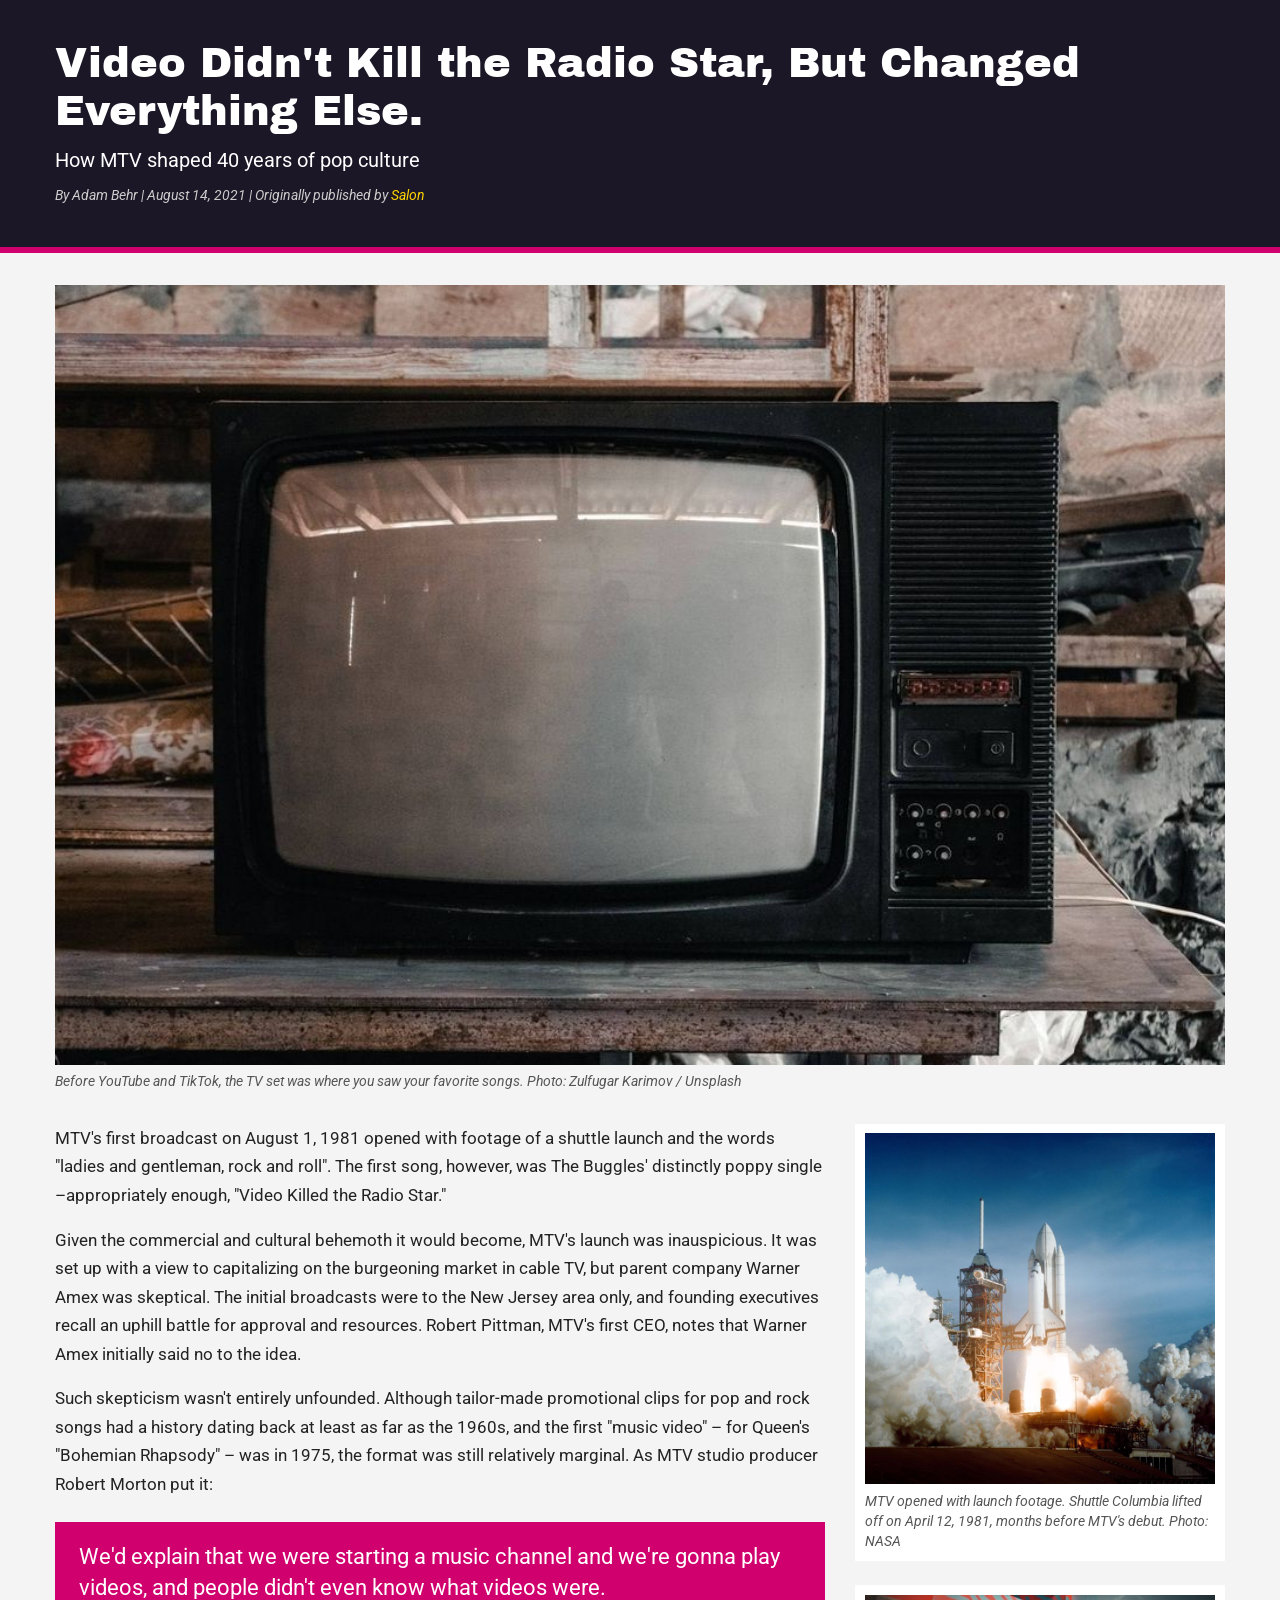
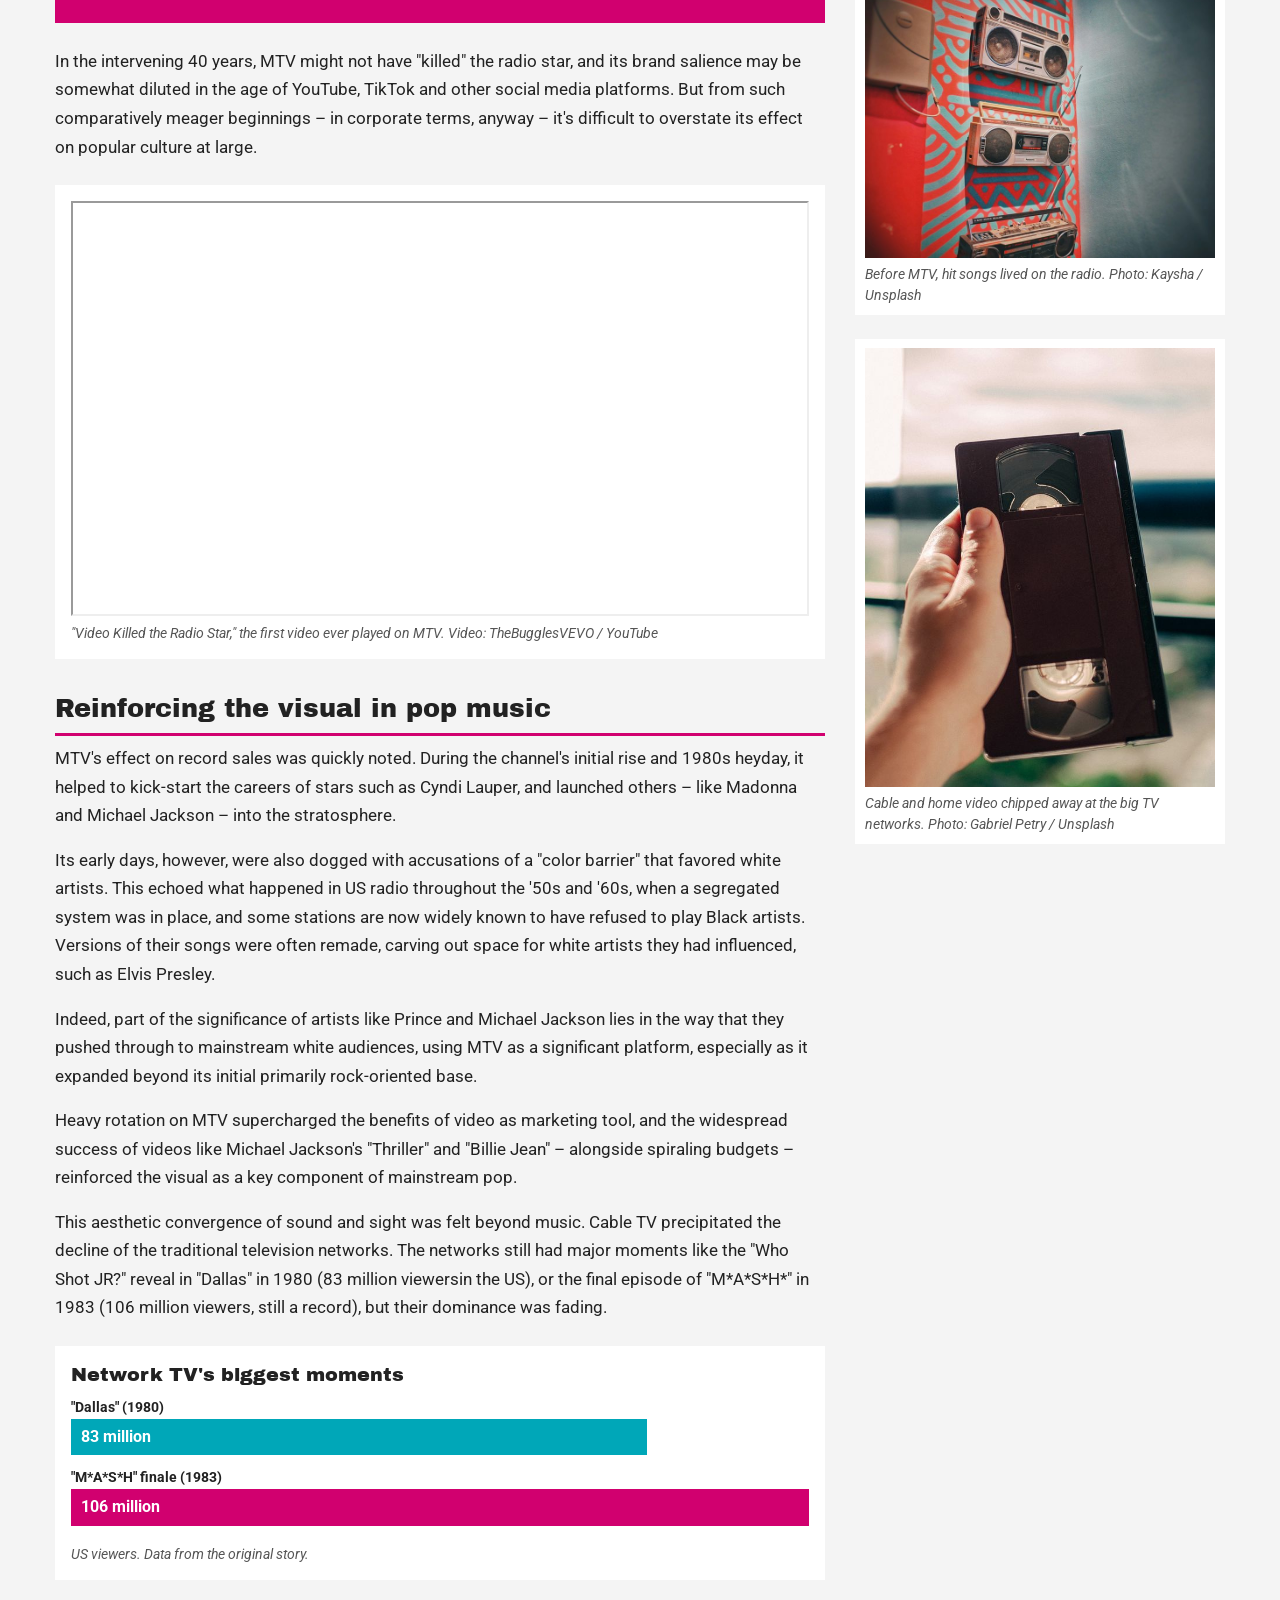
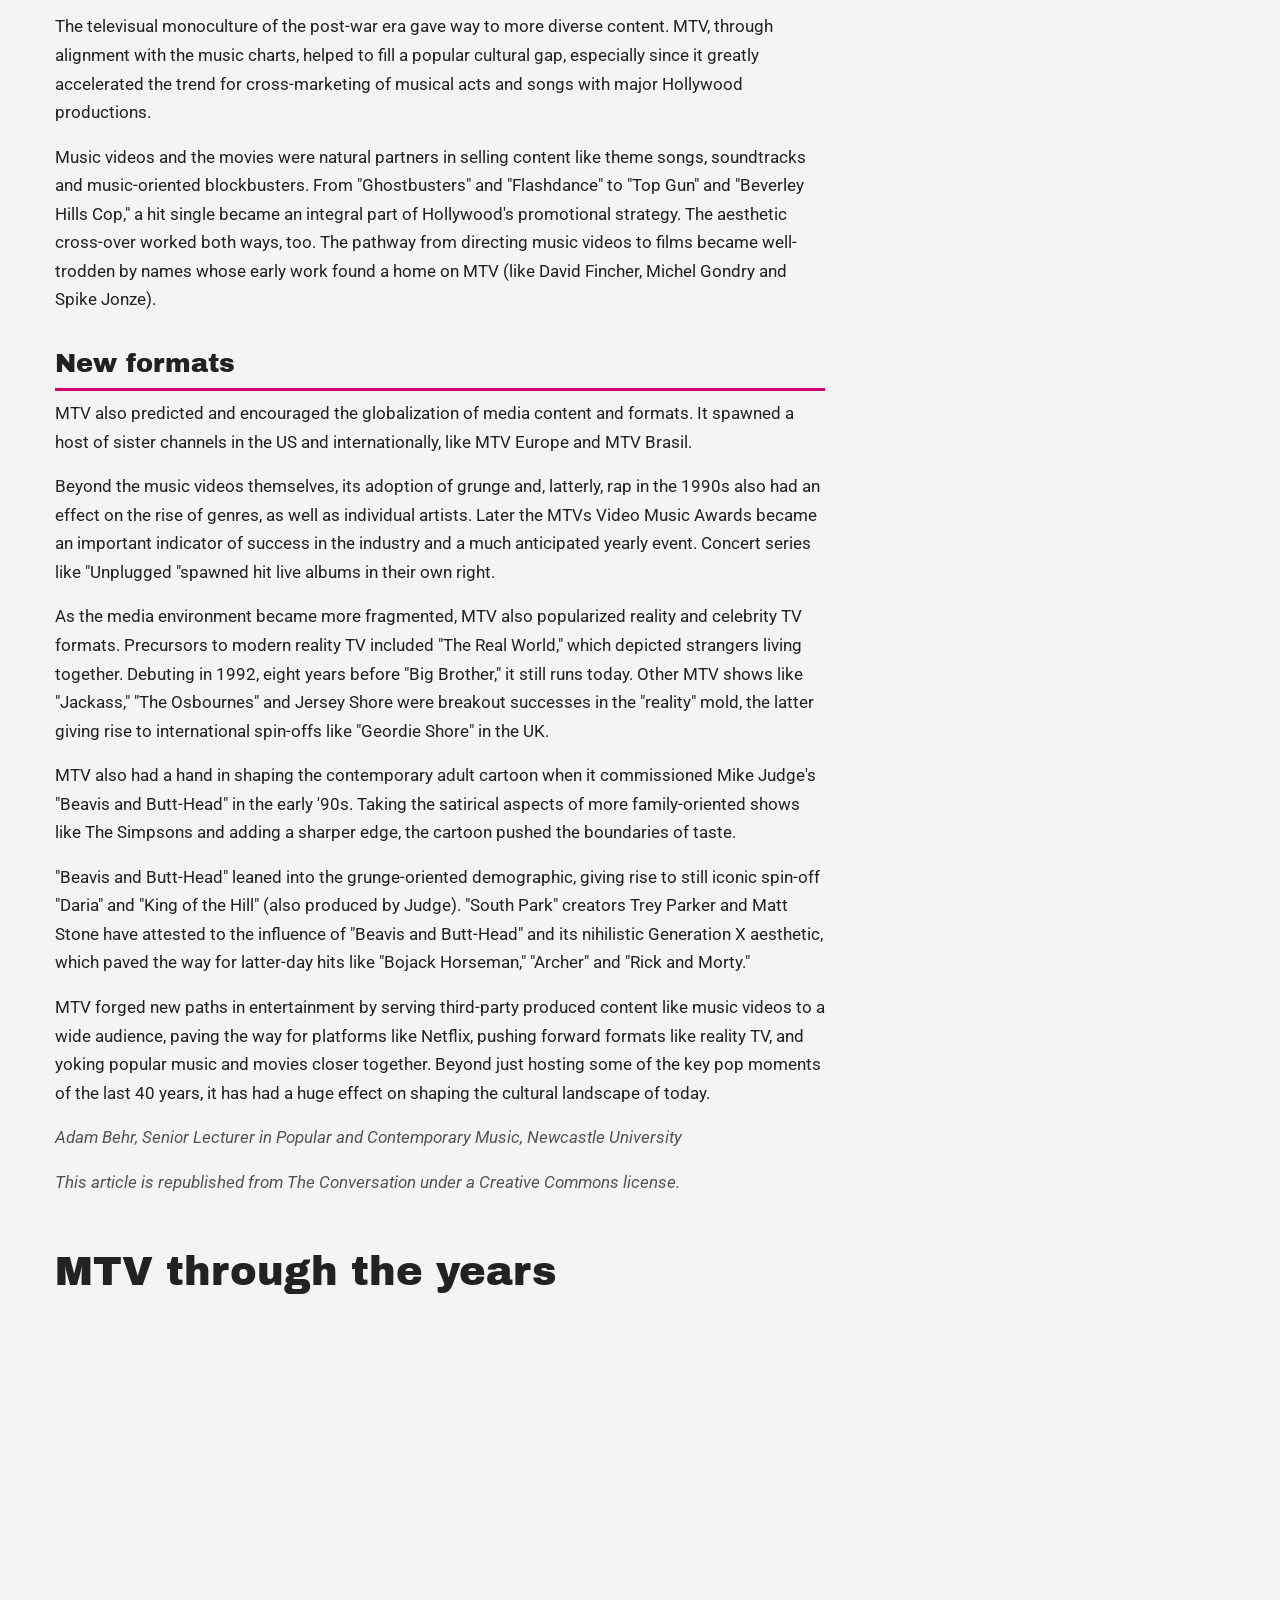
<file: index.html>
<!doctype html>
<html lang="en">
<head>
  <!-- META & SEO  -->
  <meta charset="utf-8">
  <meta name="viewport" content="width=device-width, initial-scale=1.0">
  <title>Video Didn't Kill the Radio Star, But Changed Everything Else.</title>
  <meta name="description" content="Forty years after its first broadcast on August 1, 1981, MTV's influence reaches from music videos to Hollywood, reality TV and the adult cartoon.">
  <meta name="keywords" content="MTV, MTV 40th anniversary, music videos, Video Killed the Radio Star, reality TV, pop culture, cable TV">
  <meta name="author" content="Adam Behr">
  <meta property="og:title" content="Video Didn't Kill the Radio Star: 40 Years of MTV">
  <meta property="og:description" content="How MTV shaped pop music, Hollywood and television over 40 years.">
  <meta property="og:image" content="images/main-tv.jpg">

  <!-- GOOGLE FONTS -->
  <link href="https://fonts.googleapis.com/css2?family=Archivo+Black&family=Roboto:wght@400;700&display=swap" rel="stylesheet">

  <!-- STYLESHEETS  -->
  <link rel="stylesheet" href="css/foundation.min.css">
  <link rel="stylesheet" href="https://cdn.knightlab.com/libs/timeline3/latest/css/timeline.css">
  <link rel="stylesheet" href="css/style.css">
</head>
<body id="top">

  <!-- HEADER-->
  <header class="story-header">
    <div class="grid-container">
      <h1>Video Didn't Kill the Radio Star, But Changed Everything Else.</h1>
      <p class="subhead">How MTV shaped 40 years of pop culture</p>
      <p class="byline">By Adam Behr | August 14, 2021 | Originally published by <a href="https://www.salon.com/2021/08/14/40-years-of-mtv-the-channel-that-shaped-popular-culture-as-we-know-it_partner/" target="_blank" rel="noopener">Salon</a></p>
    </div>
  </header>
  <!-- END HEADER -->

  <main class="grid-container">
    <div class="grid-x grid-margin-x">

      <!--  MAIN PHOTO  -->
      <figure class="cell main-photo">
        <img src="images/main-tv.jpg" alt="An old television set sitting on a wooden shelf">
        <figcaption>Before YouTube and TikTok, the TV set was where you saw your favorite songs. Photo: Zulfugar Karimov / Unsplash</figcaption>
      </figure>
      <!--  END BIG PHOTO  -->

      <!--  STORY COLUMN  -->
      <article class="cell medium-8 story">
        <p>MTV's first broadcast on August 1, 1981 opened with footage of a shuttle launch and the words "ladies and gentleman, rock and roll". The first song, however, was The Buggles' distinctly poppy single –appropriately enough, "Video Killed the Radio Star."</p>

        <p>Given the commercial and cultural behemoth it would become, MTV's launch was inauspicious. It was set up with a view to capitalizing on the burgeoning market in cable TV, but parent company Warner Amex was skeptical. The initial broadcasts were to the New Jersey area only, and founding executives recall an uphill battle for approval and resources. Robert Pittman, MTV's first CEO, notes that Warner Amex initially said no to the idea.</p>

        <p>Such skepticism wasn't entirely unfounded. Although tailor-made promotional clips for pop and rock songs had a history dating back at least as far as the 1960s, and the first "music video" – for Queen's "Bohemian Rhapsody" – was in 1975, the format was still relatively marginal. As MTV studio producer Robert Morton put it:</p>

        <!-- Pull quote -->
        <blockquote class="pull-quote">We'd explain that we were starting a music channel and we're gonna play videos, and people didn't even know what videos were.</blockquote>

        <p>In the intervening 40 years, MTV might not have "killed" the radio star, and its brand salience may be somewhat diluted in the age of YouTube, TikTok and other social media platforms. But from such comparatively meager beginnings – in corporate terms, anyway – it's difficult to overstate its effect on popular culture at large.</p>

        <!--  VIDEO -->
        <figure class="media-box">
          <div class="responsive-embed widescreen">
            <iframe src="https://www.youtube.com/embed/W8r-tXRLazs" title="The Buggles - Video Killed The Radio Star" allowfullscreen></iframe>
          </div>
          <figcaption>"Video Killed the Radio Star," the first video ever played on MTV. Video: TheBugglesVEVO / YouTube</figcaption>
        </figure>

        <h2>Reinforcing the visual in pop music</h2>

        <p>MTV's effect on record sales was quickly noted. During the channel's initial rise and 1980s heyday, it helped to kick-start the careers of stars such as Cyndi Lauper, and launched others – like Madonna and Michael Jackson – into the stratosphere.</p>

        <p>Its early days, however, were also dogged with accusations of a "color barrier" that favored white artists. This echoed what happened in US radio throughout the '50s and '60s, when a segregated system was in place, and some stations are now widely known to have refused to play Black artists. Versions of their songs were often remade, carving out space for white artists they had influenced, such as Elvis Presley.</p>

        <p>Indeed, part of the significance of artists like Prince and Michael Jackson lies in the way that they pushed through to mainstream white audiences, using MTV as a significant platform, especially as it expanded beyond its initial primarily rock-oriented base.</p>

        <p>Heavy rotation on MTV supercharged the benefits of video as marketing tool, and the widespread success of videos like Michael Jackson's "Thriller" and "Billie Jean" – alongside spiraling budgets – reinforced the visual as a key component of mainstream pop.</p>

        <p>This aesthetic convergence of sound and sight was felt beyond music. Cable TV precipitated the decline of the traditional television networks. The networks still had major moments like the "Who Shot JR?" reveal in "Dallas" in 1980 (83 million viewersin the US), or the final episode of "M*A*S*H*" in 1983 (106 million viewers, still a record), but their dominance was fading.</p>

        <!--  BAR CHART  -->
        <figure class="media-box chart">
          <h3>Network TV's biggest moments</h3>
          <div class="bar-row">
            <span class="bar-label">"Dallas" (1980)</span>
            <div class="bar bar-dallas">83 million</div>
          </div>
          <div class="bar-row">
            <span class="bar-label">"M*A*S*H" finale (1983)</span>
            <div class="bar bar-mash">106 million</div>
          </div>
          <figcaption>US viewers. Data from the original story.</figcaption>
        </figure>

        <p>The televisual monoculture of the post-war era gave way to more diverse content. MTV, through alignment with the music charts, helped to fill a popular cultural gap, especially since it greatly accelerated the trend for cross-marketing of musical acts and songs with major Hollywood productions.</p>

        <p>Music videos and the movies were natural partners in selling content like theme songs, soundtracks and music-oriented blockbusters. From "Ghostbusters" and "Flashdance" to "Top Gun" and "Beverley Hills Cop," a hit single became an integral part of Hollywood's promotional strategy. The aesthetic cross-over worked both ways, too. The pathway from directing music videos to films became well-trodden by names whose early work found a home on MTV (like David Fincher, Michel Gondry and Spike Jonze).</p>

        <h2>New formats</h2>

        <p>MTV also predicted and encouraged the globalization of media content and formats. It spawned a host of sister channels in the US and internationally, like MTV Europe and MTV Brasil.</p>

        <p>Beyond the music videos themselves, its adoption of grunge and, latterly, rap in the 1990s also had an effect on the rise of genres, as well as individual artists. Later the MTVs Video Music Awards became an important indicator of success in the industry and a much anticipated yearly event. Concert series like "Unplugged "spawned hit live albums in their own right.</p>

        <p>As the media environment became more fragmented, MTV also popularized reality and celebrity TV formats. Precursors to modern reality TV included "The Real World," which depicted strangers living together. Debuting in 1992, eight years before "Big Brother," it still runs today. Other MTV shows like "Jackass," "The Osbournes" and Jersey Shore were breakout successes in the "reality" mold, the latter giving rise to international spin-offs like "Geordie Shore" in the UK.</p>

        <p>MTV also had a hand in shaping the contemporary adult cartoon when it commissioned Mike Judge's "Beavis and Butt-Head" in the early '90s. Taking the satirical aspects of more family-oriented shows like The Simpsons and adding a sharper edge, the cartoon pushed the boundaries of taste.</p>

        <p>"Beavis and Butt-Head" leaned into the grunge-oriented demographic, giving rise to still iconic spin-off "Daria" and "King of the Hill" (also produced by Judge). "South Park" creators Trey Parker and Matt Stone have attested to the influence of "Beavis and Butt-Head" and its nihilistic Generation X aesthetic, which paved the way for latter-day hits like "Bojack Horseman," "Archer" and "Rick and Morty."</p>

        <p>MTV forged new paths in entertainment by serving third-party produced content like music videos to a wide audience, paving the way for platforms like Netflix, pushing forward formats like reality TV, and yoking popular music and movies closer together. Beyond just hosting some of the key pop moments of the last 40 years, it has had a huge effect on shaping the cultural landscape of today.</p>

        <p class="author-note">Adam Behr, Senior Lecturer in Popular and Contemporary Music, Newcastle University</p>
        <p class="author-note">This article is republished from The Conversation under a Creative Commons license.</p>
      </article>
      <!--  END STORY   -->

      <!--  SIDEBAR: PHOTOS  -->
      <aside class="cell medium-4 sidebar">
        <figure>
          <img src="images/shuttle-launch.jpg" alt="Space Shuttle Columbia lifting off from its launch pad">
          <figcaption>MTV opened with launch footage. Shuttle Columbia lifted off on April 12, 1981, months before MTV's debut. Photo: NASA</figcaption>
        </figure>
        <figure>
          <img src="images/boomboxes.jpg" alt="Three vintage boomboxes mounted on a painted wall">
          <figcaption>Before MTV, hit songs lived on the radio. Photo: Kaysha / Unsplash</figcaption>
        </figure>
        <figure>
          <img src="images/vhs-tape.jpg" alt="A hand holding a VHS videotape">
          <figcaption>Cable and home video chipped away at the big TV networks. Photo: Gabriel Petry / Unsplash</figcaption>
        </figure>
      </aside> 
      <!--  END SIDEBAR  -->

      <!--  KNIGHT LAB TIMELINE  -->
      <section class="cell timeline-section">
        <h2>MTV through the years</h2>
        <div id="mtv-timeline"></div>
      </section>
      <!--  END TIMELINE  -->

    </div>
  </main>

  <!--  SCRIPTS -->
  <script src="https://cdn.knightlab.com/libs/timeline3/latest/js/timeline.js"></script>
  <script src="js/timeline.js"></script>
</body>
</html>
</file>
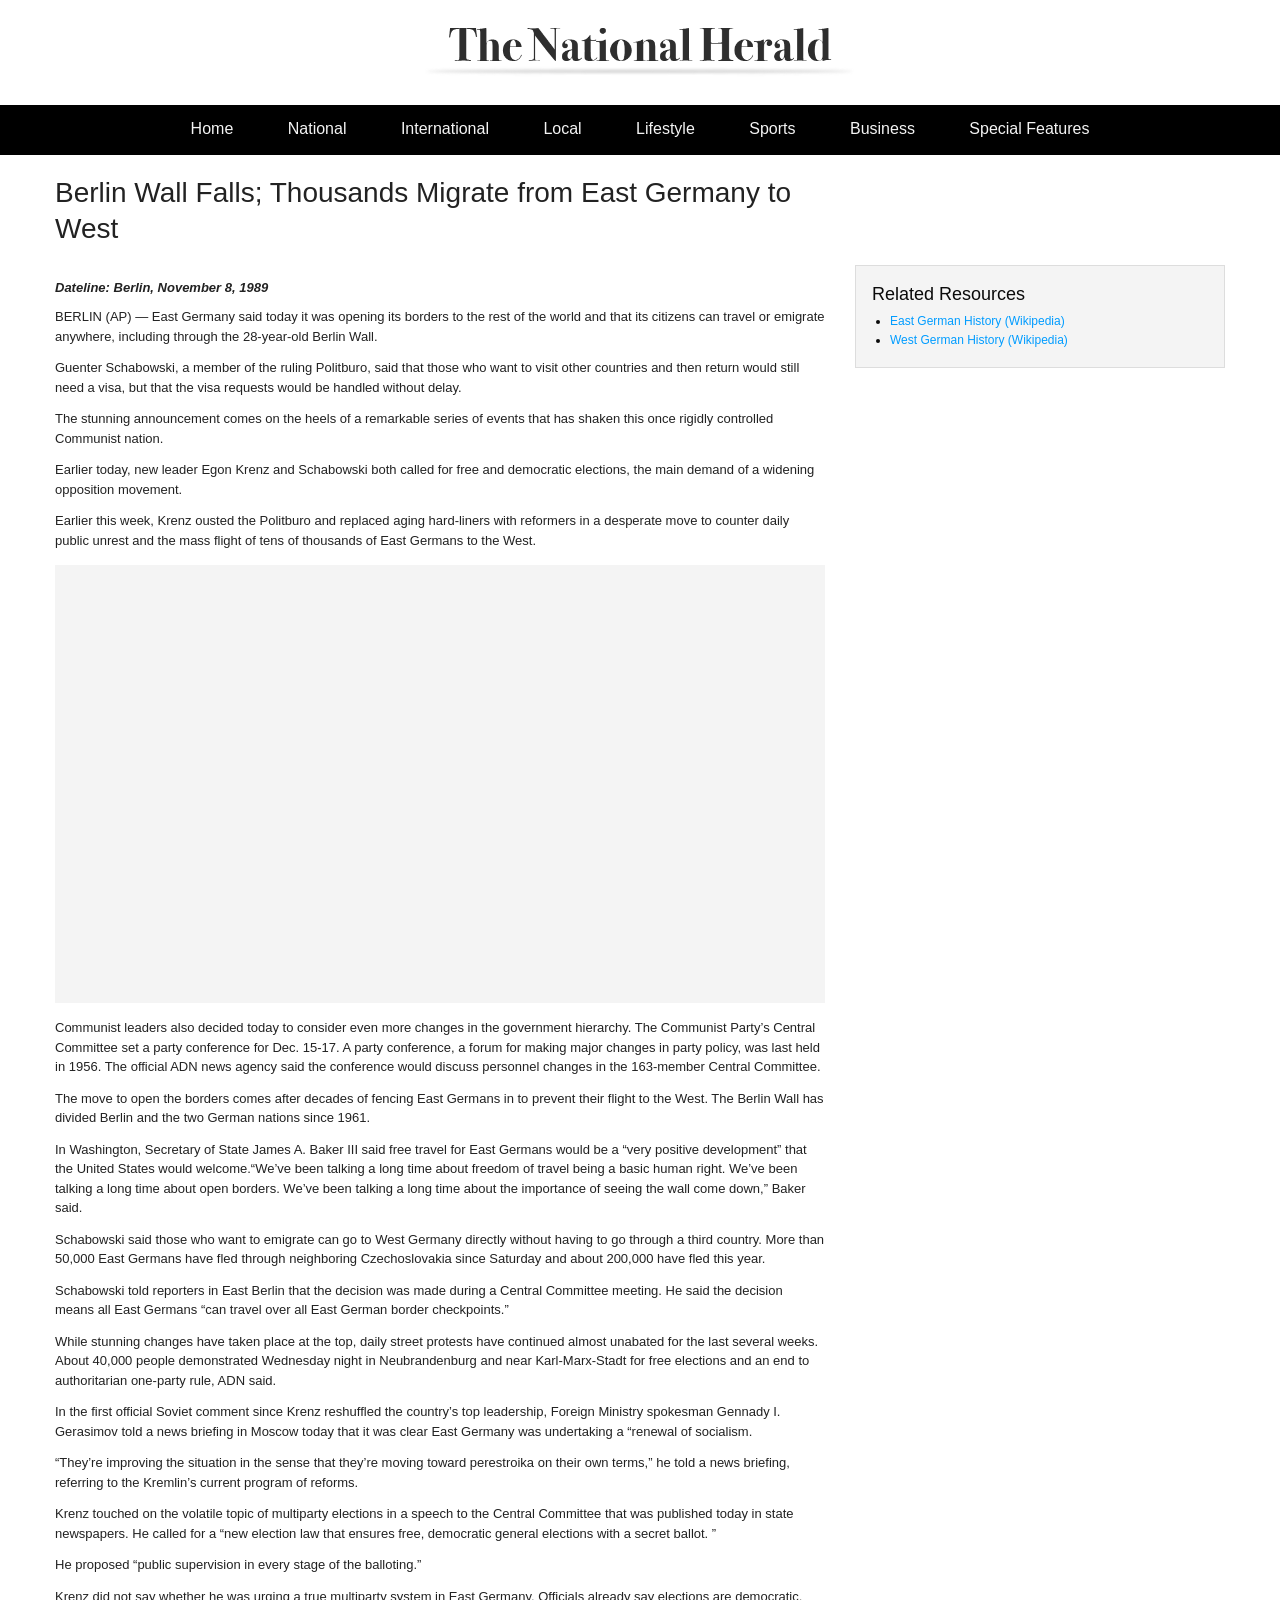
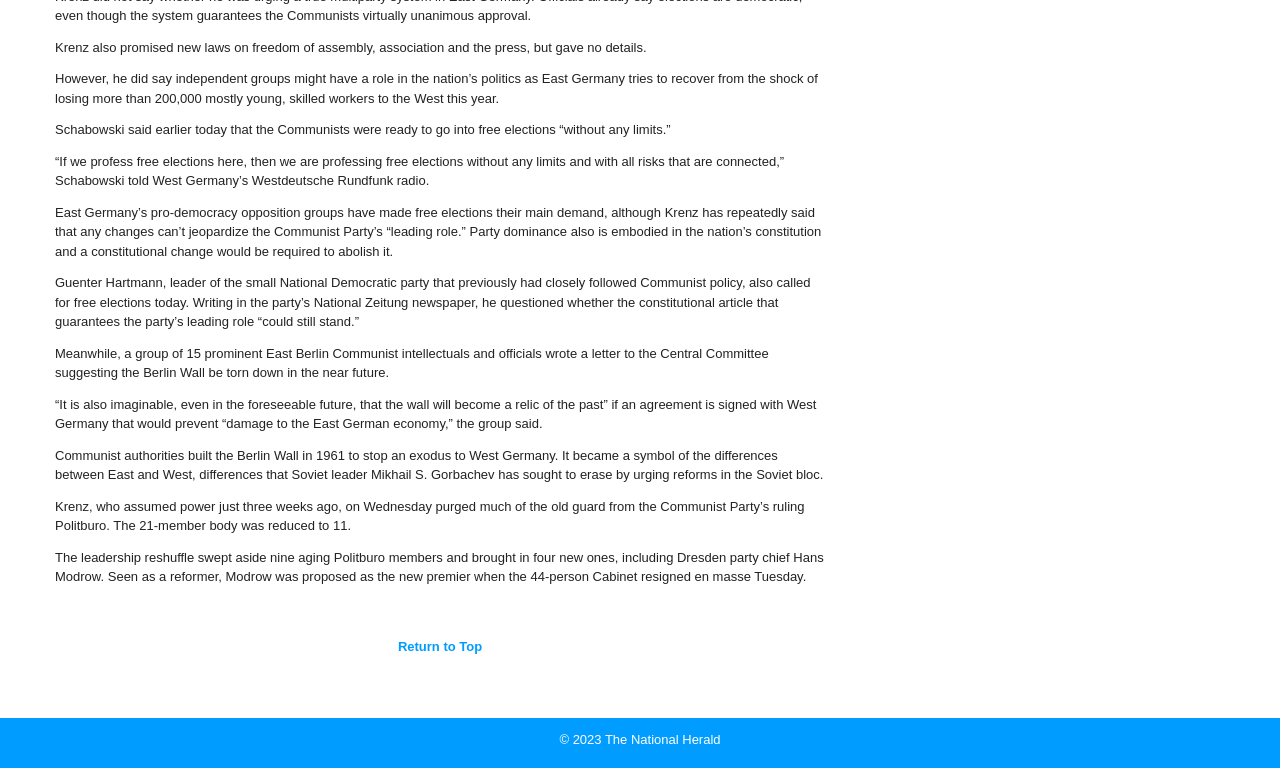
<file: Berlin/index.html>
<!doctype html>
<html class="no-js" lang="en" dir="ltr">
<head>
<meta charset="utf-8">
<meta http-equiv="x-ua-compatible" content="ie=edge">
<meta name="viewport" content="width=device-width, initial-scale=1.0">
<title>The Fall of the Berlin Wall; Migration of Thousands | The National Herald</title>

<link rel="stylesheet" href="css/foundation.css">
<link rel="stylesheet" href="css/app.css">

<!-- SEO META TAGS -->
<meta name="description" content="Read about the historic opening of the Berlin Wall in November 1989 and the political changes unfolding in East Germany.">
<meta name="author" content="The National Herald">
<meta name="keywords" content="Berlin Wall, East Germany, West Germany, Cold War, November 1989">
<meta name="robots" content="index, follow">

<!-- TWITTER SUMMARY CARD -->
<meta name="twitter:card" content="summary_large_image">
<meta name="twitter:title" content="The Fall of the Berlin Wall; Migration of Thousands">
<meta name="twitter:description" content="A historic turning point as East Germany opens its borders.">

<!-- OPEN GRAPH CARD -->
<meta property="og:title" content="The Fall of the Berlin Wall; Migration of Thousands">
<meta property="og:site_name" content="The National Herald">
<meta property="og:url" content="https://hpommett-jpg.github.io/Jour352Fall/">
<meta property="og:description" content="A report on the opening of the Berlin Wall and the political changes in East Germany.">
<meta property="og:type" content="article">
<meta property="og:image" content="https://hpommett-jpg.github.io/Jour352Fall//images/tnh_branding.png">

</head>
<body>

<!-- RETURN TO TOP -->
<a name="top"></a>
<!-- END RETURN TO TOP -->

<!-- SITE BRANDING -->
<div class="grid-container">
<div class="grid-x grid-padding-x">
<div class="large-12 cell"> <img src="Images/tnh_branding.png"
     alt="The National Herald"
     class="masthead">



</div>
</div>
</div>
<!-- END SITE BRANDING -->

<!-- NAV BAR -->
<div class="grid-container fluid navStyle">
<div class="grid-x grid-padding-x">
<div class="large-12 cell">
<a href="#" class="navItem">Home</a>
<a href="#" class="navItem">National</a>
<a href="#" class="navItem">International</a>
<a href="#" class="navItem">Local</a>
<a href="#" class="navItem">Lifestyle</a>
<a href="#" class="navItem">Sports</a>
<a href="#" class="navItem">Business</a>
<a href="#" class="navItem">Special Features</a>
</div>
</div>
</div>
<!-- END NAV BAR -->

<!-- BODY COPY -->
<div class="grid-container">
  <div class="grid-x grid-padding-x bodyCopy">

    <!-- MAIN STORY: 8 COLUMNS -->
    <article class="large-8 medium-8 small-12 cell">

      <h1>Berlin Wall Falls; Thousands Migrate from East Germany to West</h1>

      <p class="dateline">
        <strong><em>Dateline: Berlin, November 8, 1989</em></strong>
      </p>

      <p> BERLIN (AP) — East Germany said today it was opening its borders to the rest of the world and that its citizens can travel or emigrate anywhere, including through the 28-year-old Berlin Wall. </p>

<p> Guenter Schabowski, a member of the ruling Politburo, said that those who want to visit other countries and then return would still need a visa, but that the visa requests would be handled without delay. </p>

<p> The stunning announcement comes on the heels of a remarkable series of events that has shaken this once rigidly controlled Communist nation. </p>

<p> Earlier today, new leader Egon Krenz and Schabowski both called for free and democratic elections, the main demand of a widening opposition movement. </p>

<p> Earlier this week, Krenz ousted the Politburo and replaced aging hard-liners with reformers in a desperate move to counter daily public unrest and the mass flight of tens of thousands of East Germans to the West. </p>


<!-- BERLIN WALL VIDEO -->
<div class="responsive-embed widescreen video-box">
  <iframe
    src="https://www.youtube.com/embed/IcmxPeVe4_c?si=YWyR_6Dop0Yt1z2K"
    title="The Fall of the Berlin Wall - 1989"
    frameborder="0"
    allow="accelerometer; autoplay; clipboard-write; encrypted-media; gyroscope; picture-in-picture; web-share"
    referrerpolicy="strict-origin-when-cross-origin"
    allowfullscreen>
  </iframe>
</div>


      <p> Communist leaders also decided today to consider even more changes in the government hierarchy. The Communist Party’s Central Committee set a party conference for Dec. 15-17. A party conference, a forum for making major changes in party policy, was last held in 1956. The official ADN news agency said the conference would discuss personnel changes in the 163-member Central Committee. </p>

<p> The move to open the borders comes after decades of fencing East Germans in to prevent their flight to the West. The Berlin Wall has divided Berlin and the two German nations since 1961. </p>

<p> In Washington, Secretary of State James A. Baker III said free travel for East Germans would be a “very positive development” that the United States would welcome.“We’ve been talking a long time about freedom of travel being a basic human right. We’ve been talking a long time about open borders. We’ve been talking a long time about the importance of seeing the wall come down,” Baker said. </p>

 <p> Schabowski said those who want to emigrate can go to West Germany directly without having to go through a third country. More than 50,000 East Germans have fled through neighboring Czechoslovakia since Saturday and about 200,000 have fled this year. </p>

<p> Schabowski told reporters in East Berlin that the decision was made during a Central Committee meeting. He said the decision means all East Germans “can travel over all East German border checkpoints.” </p>

<p> While stunning changes have taken place at the top, daily street protests have continued almost unabated for the last several weeks. About 40,000 people demonstrated Wednesday night in Neubrandenburg and near Karl-Marx-Stadt for free elections and an end to authoritarian one-party rule, ADN said. </p>

<p> In the first official Soviet comment since Krenz reshuffled the country’s top leadership, Foreign Ministry spokesman Gennady I. Gerasimov told a news briefing in Moscow today that it was clear East Germany was undertaking a “renewal of socialism. </p>

<p> “They’re improving the situation in the sense that they’re moving toward perestroika on their own terms,” he told a news briefing, referring to the Kremlin’s current program of reforms. </p>

<p> Krenz touched on the volatile topic of multiparty elections in a speech to the Central Committee that was published today in state newspapers. He called for a “new election law that ensures free, democratic general elections with a secret ballot. ” </p>

<p> He proposed “public supervision in every stage of the balloting.” </p>

<p> Krenz did not say whether he was urging a true multiparty system in East Germany. Officials already say elections are democratic, even though the system guarantees the Communists virtually unanimous approval. </p>

<p> Krenz also promised new laws on freedom of assembly, association and the press, but gave no details. </p>

<p>However, he did say independent groups might have a role in the nation’s politics as East Germany tries to recover from the shock of losing more than 200,000 mostly young, skilled workers to the West this year. </p>

<p> Schabowski said earlier today that the Communists were ready to go into free elections “without any limits.” </p>

<p> “If we profess free elections here, then we are professing free elections without any limits and with all risks that are connected,” Schabowski told West Germany’s Westdeutsche Rundfunk radio. </p>

<p> East Germany’s pro-democracy opposition groups have made free elections their main demand, although Krenz has repeatedly said that any changes can’t jeopardize the Communist Party’s “leading role.” Party dominance also is embodied in the nation’s constitution and a constitutional change would be required to abolish it. </p>

<p> Guenter Hartmann, leader of the small National Democratic party that previously had closely followed Communist policy, also called for free elections today. Writing in the party’s National Zeitung newspaper, he questioned whether the constitutional article that guarantees the party’s leading role “could still stand.” </p>

<p> Meanwhile, a group of 15 prominent East Berlin Communist intellectuals and officials wrote a letter to the Central Committee suggesting the Berlin Wall be torn down in the near future. </p>

<p> “It is also imaginable, even in the foreseeable future, that the wall will become a relic of the past” if an agreement is signed with West Germany that would prevent “damage to the East German economy,” the group said. </p>

<p> Communist authorities built the Berlin Wall in 1961 to stop an exodus to West Germany. It became a symbol of the differences between East and West, differences that Soviet leader Mikhail S. Gorbachev has sought to erase by urging reforms in the Soviet bloc. </p>

<p> Krenz, who assumed power just three weeks ago, on Wednesday purged much of the old guard from the Communist Party’s ruling Politburo. The 21-member body was reduced to 11. </p>

<p> The leadership reshuffle swept aside nine aging Politburo members and brought in four new ones, including Dresden party chief Hans Modrow. Seen as a reformer, Modrow was proposed as the new premier when the 44-person Cabinet resigned en masse Tuesday. </p>

      <p class="rtt">
        <a href="#top">Return to Top</a>
      </p>

    </article>

    <!-- SIDEBAR: 4 COLUMNS -->
    <aside class="large-4 medium-4 small-12 cell">

      <div class="callout related-resources">

        <h4>Related Resources</h4>

        <ul>
          <li>
            <a href="https://en.wikipedia.org/wiki/East_Germany"
               target="_blank"
               rel="noopener noreferrer">
              East German History (Wikipedia)
            </a>
          </li>

          <li>
            <a href="https://en.wikipedia.org/wiki/West_Germany"
               target="_blank"
               rel="noopener noreferrer">
              West German History (Wikipedia)
            </a>
          </li>
        </ul>

      </div>

    </aside>

  </div>
</div>

<!-- END BODY COPY -->

<!-- FOOTER BAR -->
<!-- NAV BAR -->
<div class="grid-container fluid footerStyle">
<div class="grid-x grid-padding-x">
<div class="large-12 cell">
<p>&copy; 2023 The National Herald</p>
</div>
</div>
</div>
<!-- END NAV BAR -->

<script src="js/vendor/jquery.js"></script>
<script src="js/vendor/what-input.js"></script>
<script src="js/vendor/foundation.js"></script>
<script src="js/app.js"></script>
</body>
</html>
</file>
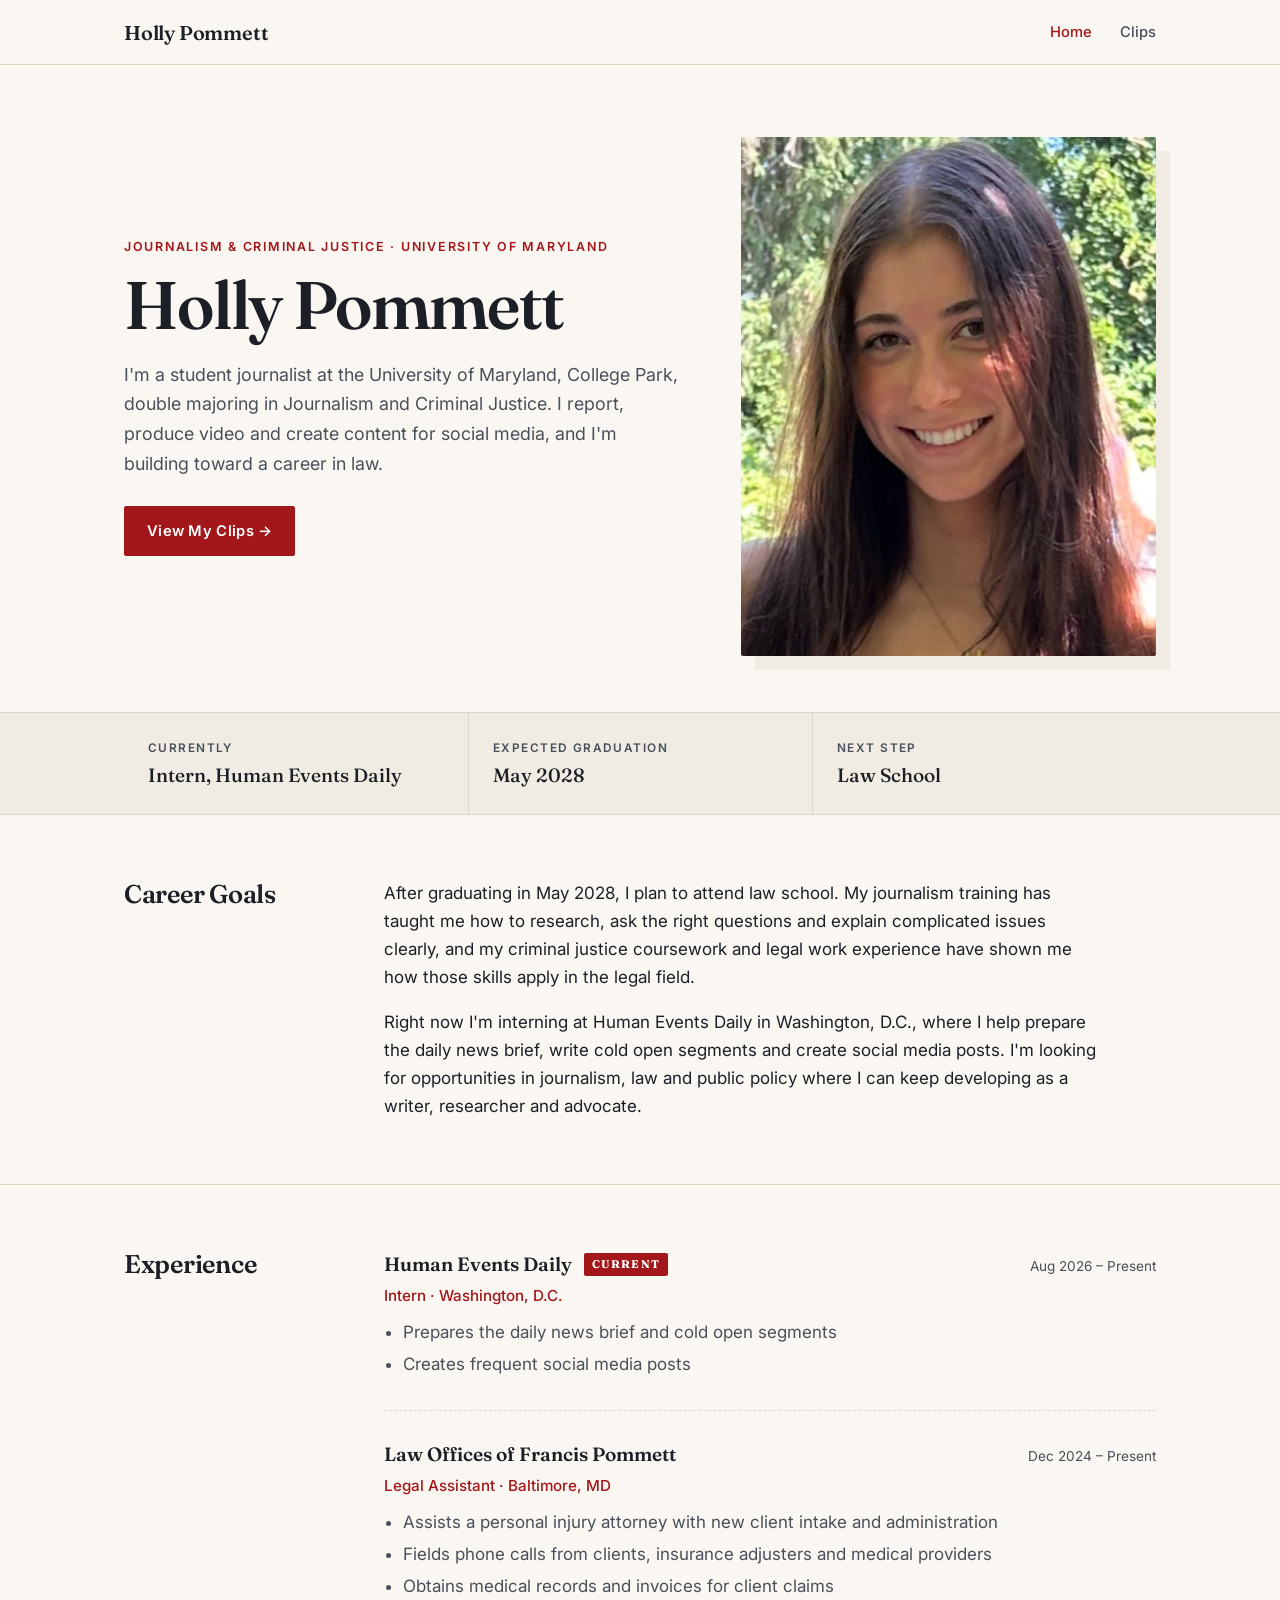
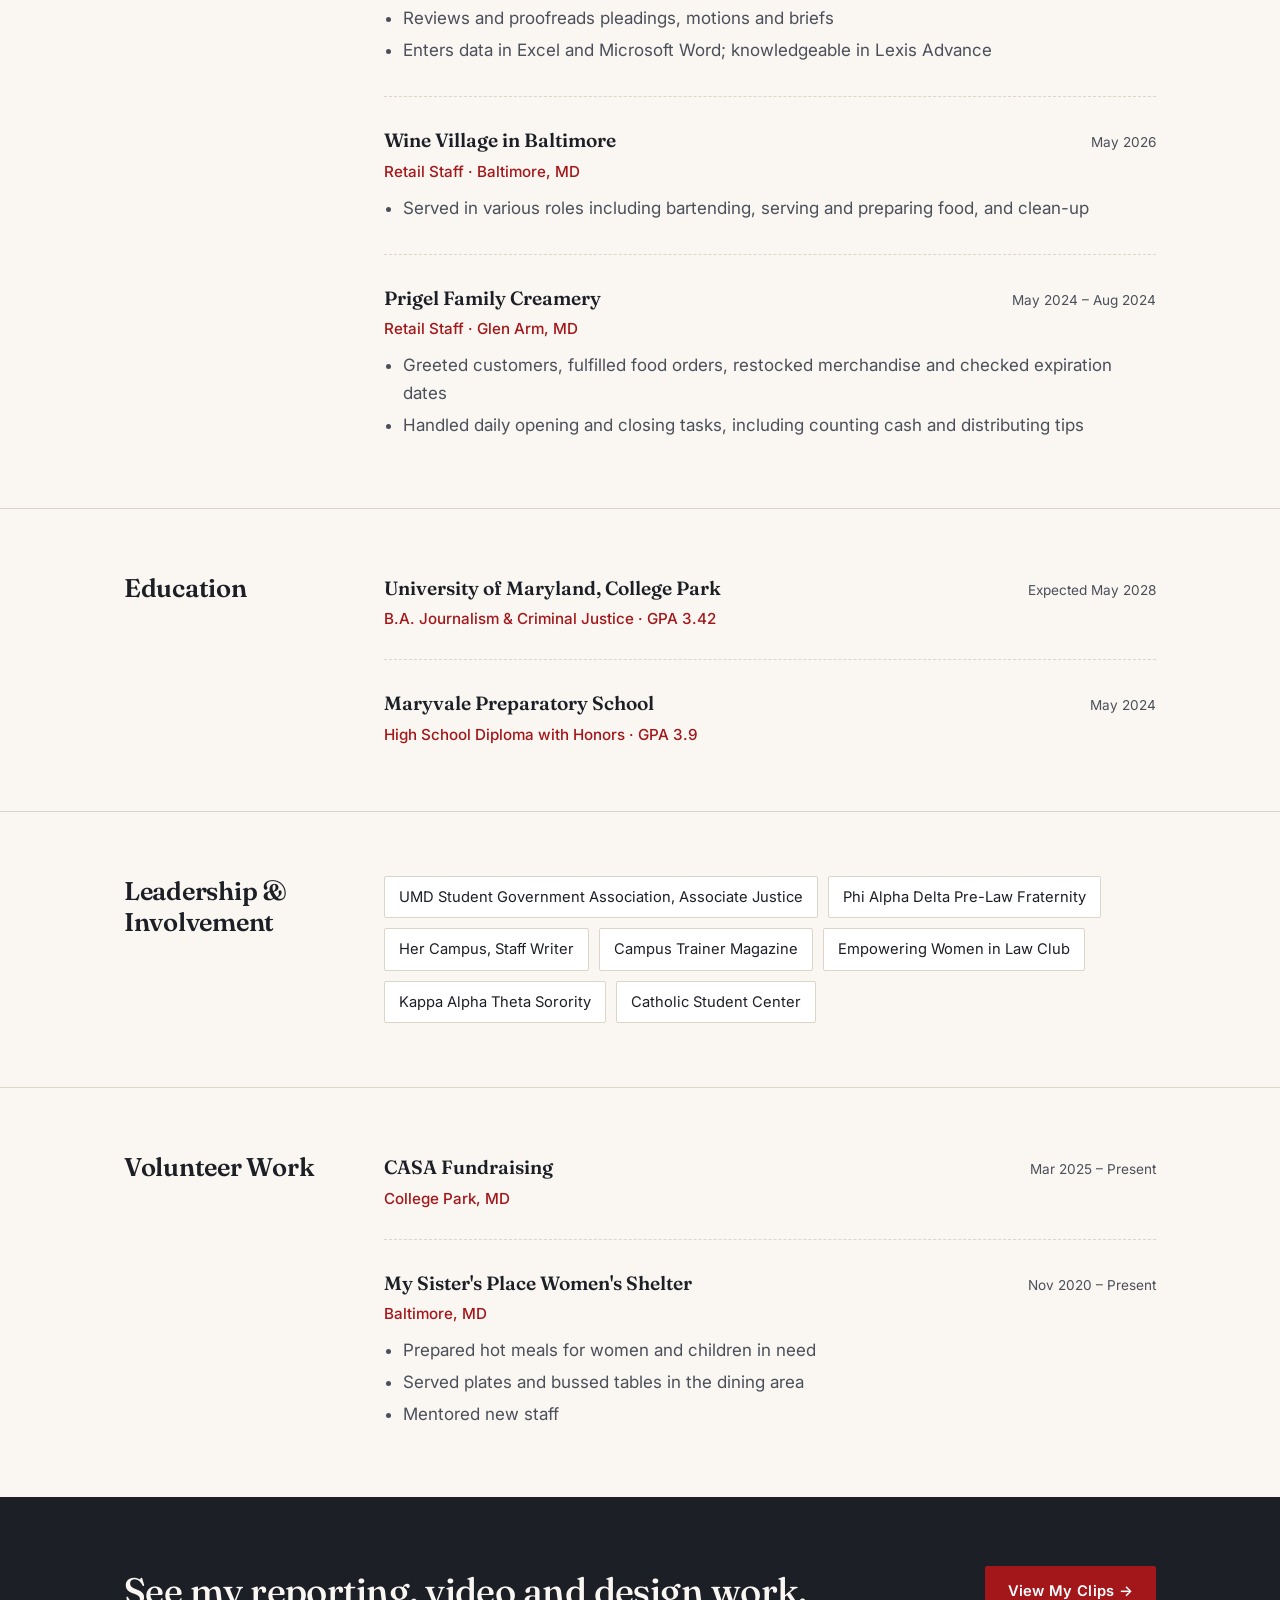
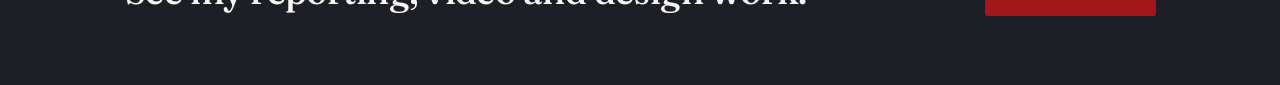
<file: holly-pommett-portfolio/index.html>
<!DOCTYPE html>
<html lang="en">
<head>
  <meta charset="UTF-8">
  <meta name="viewport" content="width=device-width, initial-scale=1.0">
  <title>Holly Pommett | Journalism &amp; Criminal Justice, University of Maryland</title>
  <meta name="description" content="Portfolio of Holly Pommett, Journalism and Criminal Justice student at the University of Maryland, Class of 2028, and intern at Human Events Daily.">
  <link rel="preconnect" href="https://fonts.googleapis.com">
  <link rel="preconnect" href="https://fonts.gstatic.com" crossorigin>
  <link href="https://fonts.googleapis.com/css2?family=Fraunces:opsz,wght@9..144,400;9..144,500;9..144,600&family=Inter:wght@400;500;600;700&display=swap" rel="stylesheet">
  <link rel="stylesheet" href="css/style.css">
</head>
<body>

  <header class="site-header">
    <div class="wrap">
      <a class="brand" href="index.html">Holly Pommett</a>
      <nav class="nav" aria-label="Main">
        <a href="index.html" aria-current="page">Home</a>
        <a href="clips.html">Clips</a>
      </nav>
    </div>
  </header>

  <main>
    <!-- Hero -->
    <section class="hero">
      <div class="wrap">
        <div>
          <p class="kicker">Journalism &amp; Criminal Justice &middot; University of Maryland</p>
          <h1>Holly Pommett</h1>
          <p class="lede">
            I'm a student journalist at the University of Maryland, College Park, double majoring in
            Journalism and Criminal Justice. I report, produce video and create content for social media,
            and I'm building toward a career in law.
          </p>
          <div class="btn-row">
            <a class="btn btn-primary" href="clips.html">View My Clips &rarr;</a>
          </div>
        </div>
        <div class="photo">
          <img class="headshot" src="assets/images/headshot.jpg" alt="Headshot of Holly Pommett" width="600" height="600">
        </div>
      </div>
    </section>

    <!-- Quick facts -->
    <div class="facts">
      <div class="wrap">
        <div class="fact">
          <p class="fact-label">Currently</p>
          <p class="fact-value">Intern, Human Events Daily</p>
        </div>
        <div class="fact">
          <p class="fact-label">Expected Graduation</p>
          <p class="fact-value">May 2028</p>
        </div>
        <div class="fact">
          <p class="fact-label">Next Step</p>
          <p class="fact-value">Law School</p>
        </div>
      </div>
    </div>

    <!-- Career goals -->
    <section class="section" id="goals">
      <div class="wrap section-grid">
        <h2>Career Goals</h2>
        <div>
          <p>
            After graduating in May 2028, I plan to attend law school. My journalism training has taught me
            how to research, ask the right questions and explain complicated issues clearly, and my criminal
            justice coursework and legal work experience have shown me how those skills apply in the legal field.
          </p>
          <p>
            Right now I'm interning at Human Events Daily in Washington, D.C., where I help prepare the daily
            news brief, write cold open segments and create social media posts. I'm looking for opportunities
            in journalism, law and public policy where I can keep developing as a writer, researcher and advocate.
          </p>
        </div>
      </div>
    </section>

    <!-- Experience -->
    <section class="section" id="experience">
      <div class="wrap section-grid">
        <h2>Experience</h2>
        <div>
          <article class="entry">
            <div class="entry-head">
              <h3>Human Events Daily <span class="tag">Current</span></h3>
              <span class="dates">Aug 2026 &ndash; Present</span>
            </div>
            <p class="role">Intern &middot; Washington, D.C.</p>
            <ul>
              <li>Prepares the daily news brief and cold open segments</li>
              <li>Creates frequent social media posts</li>
            </ul>
          </article>

          <article class="entry">
            <div class="entry-head">
              <h3>Law Offices of Francis Pommett</h3>
              <span class="dates">Dec 2024 &ndash; Present</span>
            </div>
            <p class="role">Legal Assistant &middot; Baltimore, MD</p>
            <ul>
              <li>Assists a personal injury attorney with new client intake and administration</li>
              <li>Fields phone calls from clients, insurance adjusters and medical providers</li>
              <li>Obtains medical records and invoices for client claims</li>
              <li>Reviews and proofreads pleadings, motions and briefs</li>
              <li>Enters data in Excel and Microsoft Word; knowledgeable in Lexis Advance</li>
            </ul>
          </article>

          <article class="entry">
            <div class="entry-head">
              <h3>Wine Village in Baltimore</h3>
              <span class="dates">May 2026</span>
            </div>
            <p class="role">Retail Staff &middot; Baltimore, MD</p>
            <ul>
              <li>Served in various roles including bartending, serving and preparing food, and clean-up</li>
            </ul>
          </article>

          <article class="entry">
            <div class="entry-head">
              <h3>Prigel Family Creamery</h3>
              <span class="dates">May 2024 &ndash; Aug 2024</span>
            </div>
            <p class="role">Retail Staff &middot; Glen Arm, MD</p>
            <ul>
              <li>Greeted customers, fulfilled food orders, restocked merchandise and checked expiration dates</li>
              <li>Handled daily opening and closing tasks, including counting cash and distributing tips</li>
            </ul>
          </article>
        </div>
      </div>
    </section>

    <!-- Education -->
    <section class="section" id="education">
      <div class="wrap section-grid">
        <h2>Education</h2>
        <div>
          <article class="entry">
            <div class="entry-head">
              <h3>University of Maryland, College Park</h3>
              <span class="dates">Expected May 2028</span>
            </div>
            <p class="role">B.A. Journalism &amp; Criminal Justice &middot; GPA 3.42</p>
          </article>
          <article class="entry">
            <div class="entry-head">
              <h3>Maryvale Preparatory School</h3>
              <span class="dates">May 2024</span>
            </div>
            <p class="role">High School Diploma with Honors &middot; GPA 3.9</p>
          </article>
        </div>
      </div>
    </section>

    <!-- Leadership -->
    <section class="section" id="involvement">
      <div class="wrap section-grid">
        <h2>Leadership &amp; Involvement</h2>
        <ul class="chips">
          <li>UMD Student Government Association, Associate Justice</li>
          <li>Phi Alpha Delta Pre-Law Fraternity</li>
          <li>Her Campus, Staff Writer</li>
          <li>Campus Trainer Magazine</li>
          <li>Empowering Women in Law Club</li>
          <li>Kappa Alpha Theta Sorority</li>
          <li>Catholic Student Center</li>
        </ul>
      </div>
    </section>

    <!-- Volunteer -->
    <section class="section" id="volunteer">
      <div class="wrap section-grid">
        <h2>Volunteer Work</h2>
        <div>
          <article class="entry">
            <div class="entry-head">
              <h3>CASA Fundraising</h3>
              <span class="dates">Mar 2025 &ndash; Present</span>
            </div>
            <p class="role">College Park, MD</p>
          </article>
          <article class="entry">
            <div class="entry-head">
              <h3>My Sister's Place Women's Shelter</h3>
              <span class="dates">Nov 2020 &ndash; Present</span>
            </div>
            <p class="role">Baltimore, MD</p>
            <ul>
              <li>Prepared hot meals for women and children in need</li>
              <li>Served plates and bussed tables in the dining area</li>
              <li>Mentored new staff</li>
            </ul>
          </article>
        </div>
      </div>
    </section>

    <!-- Clips CTA -->
    <section class="cta">
      <div class="wrap">
        <h2>See my reporting, video and design work.</h2>
        <div class="btn-row">
          <a class="btn btn-primary" href="clips.html">View My Clips &rarr;</a>
        </div>
      </div>
    </section>
  </main>


</body>
</html>
</file>
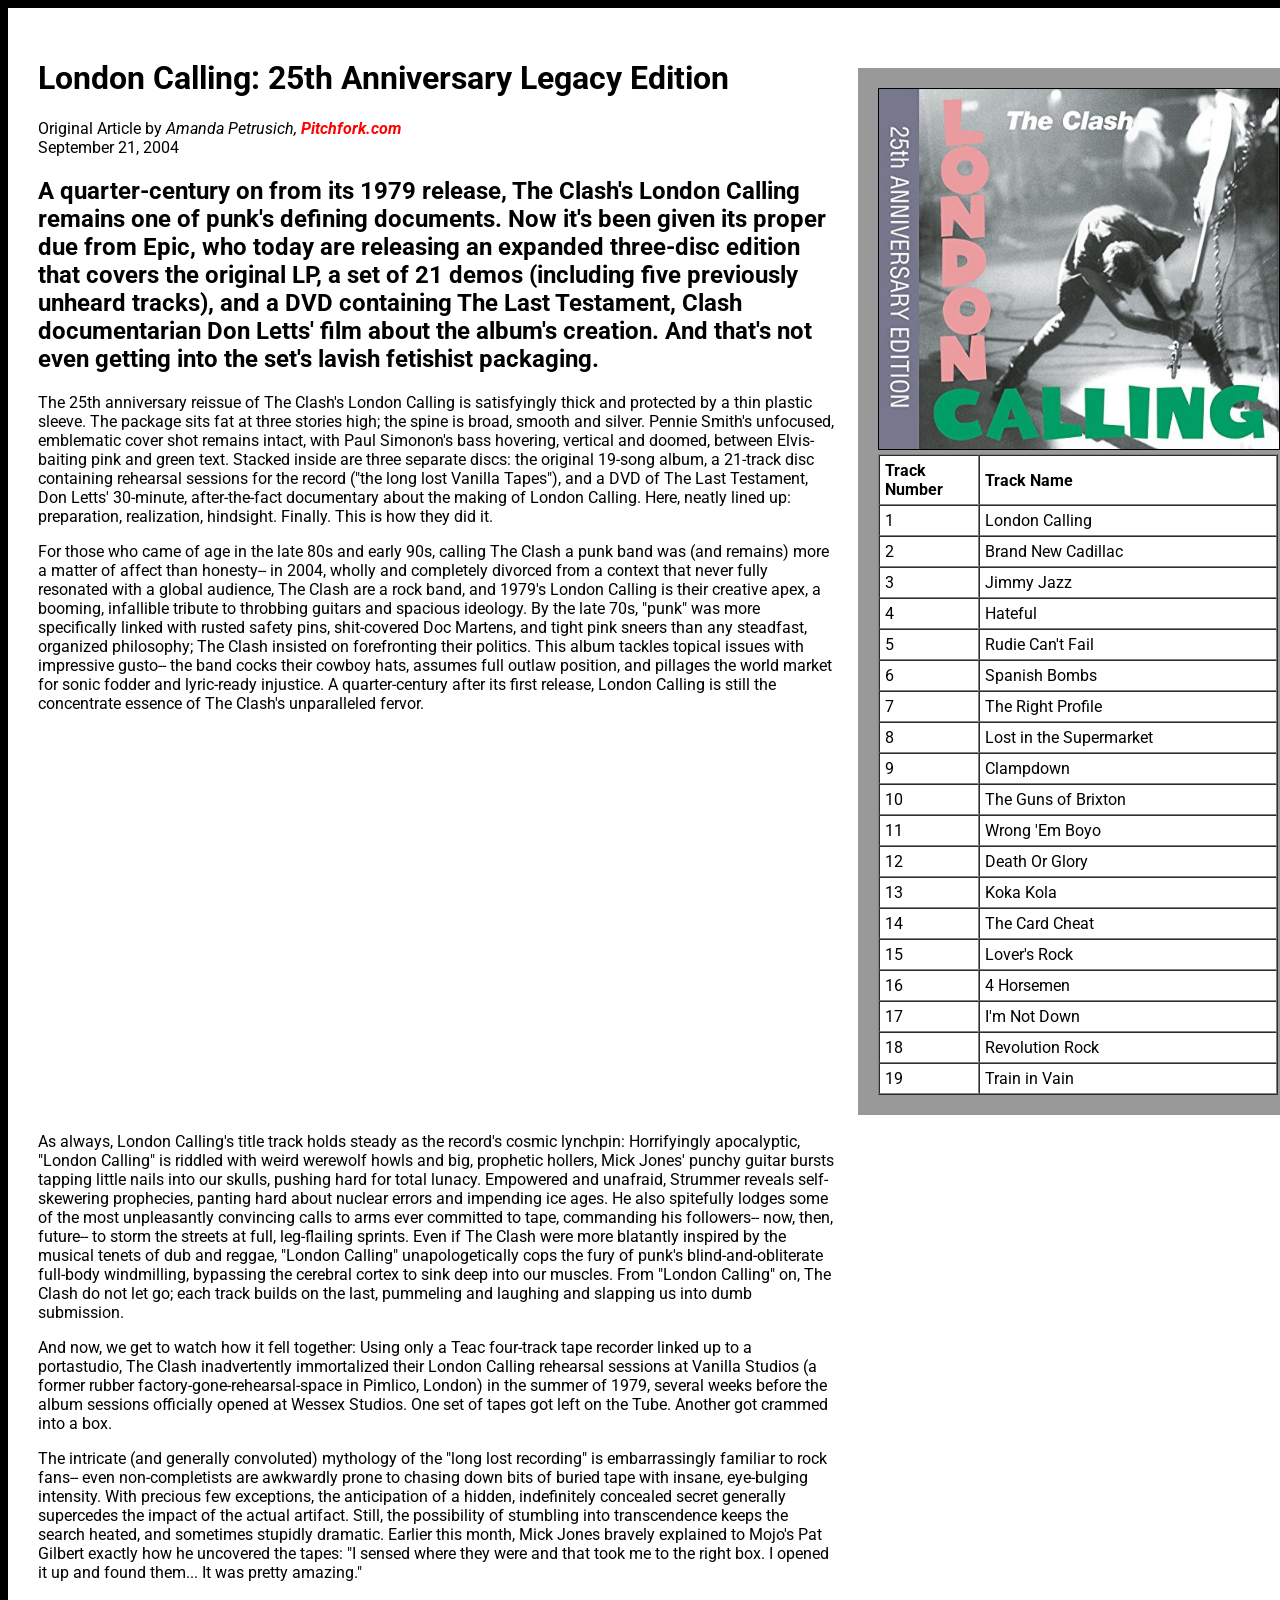
<file: TheClash_Debug/index.html>
<!doctype html>
<html lang="en">

<head>
<meta charset="utf-8">
<title>London Calling: 25th Anniversary Legacy Edition</title>

<link rel="preconnect" href="https://fonts.googleapis.com"> 
<link rel="preconnect" href="https://fonts.gstatic.com" crossorigin> 
<link href="https://fonts.googleapis.com/css2?family=Roboto:wght@300;700&display=swap" rel="stylesheet">

<style type="text/css">

body {
  font-family: 'Roboto', sans-serif;
  background-color: #000000;
}
a {color: #ff0000;
text-decoration: none;
font-weight: bold;}
a:hover {color: #0071ce;}

</style>

</head>

<body>

<div style="width:1300px; padding: 10px; float:left; background-color:#ffffff;"> 
<div style="width:800px; padding:20px; float:left;">
<h1>London Calling: 25th Anniversary Legacy Edition</h1>
<p>Original Article by <em>Amanda Petrusich, <a href="http://www.pitchfork.com">Pitchfork.com</a></em><br>
September 21, 2004


<h2>A quarter-century on from its 1979 release, The Clash's London Calling remains one of punk's defining documents. Now it's been given its proper due from Epic, who today are releasing an expanded three-disc edition that covers the original LP, a set of 21 demos (including five previously unheard tracks), and a DVD containing The Last Testament, Clash documentarian Don Letts' film about the album's creation. And that's not even getting into the set's lavish fetishist packaging.</h2>


<p>The 25th anniversary reissue of The Clash's London Calling is satisfyingly thick and protected by a thin plastic sleeve. The package sits fat at three stories high; the spine is broad, smooth and silver. Pennie Smith's unfocused, emblematic cover shot remains intact, with Paul Simonon's bass hovering, vertical and doomed, between Elvis-baiting pink and green text. Stacked inside are three separate discs: the original 19-song album, a 21-track disc containing rehearsal sessions for the record ("the long lost Vanilla Tapes"), and a DVD of The Last Testament, Don Letts' 30-minute, after-the-fact documentary about the making of London Calling. Here, neatly lined up: preparation, realization, hindsight. Finally. This is how they did it.</p>



<p>For those who came of age in the late 80s and early 90s, calling The Clash a punk band was (and remains) more a matter of affect than honesty-- in 2004, wholly and completely divorced from a context that never fully resonated with a global audience, The Clash are a rock band, and 1979's London Calling is their creative apex, a booming, infallible tribute to throbbing guitars and spacious ideology. By the late 70s, "punk" was more specifically linked with rusted safety pins, shit-covered Doc Martens, and tight pink sneers than any steadfast, organized philosophy; The Clash insisted on forefronting their politics. This album tackles topical issues with impressive gusto-- the band cocks their cowboy hats, assumes full outlaw position, and pillages the world market for sonic fodder and lyric-ready injustice. A quarter-century after its first release, London Calling is still the concentrate essence of The Clash's unparalleled fervor.</p>



<div style="margin:50px 0 50px 150px; text-align: left;"> <iframe width="560" height="315" src="https://www.youtube.com/embed/EfK-WX2pa8c" frameborder="0" allow="accelerometer; autoplay; encrypted-media; gyroscope; picture-in-picture" allowfullscreen></iframe></div>

<p>As always, London Calling's title track holds steady as the record's cosmic lynchpin: Horrifyingly apocalyptic, "London Calling" is riddled with weird werewolf howls and big, prophetic hollers, Mick Jones' punchy guitar bursts tapping little nails into our skulls, pushing hard for total lunacy. Empowered and unafraid, Strummer reveals self-skewering prophecies, panting hard about nuclear errors and impending ice ages. He also spitefully lodges some of the most unpleasantly convincing calls to arms ever committed to tape, commanding his followers-- now, then, future-- to storm the streets at full, leg-flailing sprints. Even if The Clash were more blatantly inspired by the musical tenets of dub and reggae, "London Calling" unapologetically cops the fury of punk's blind-and-obliterate full-body windmilling, bypassing the cerebral cortex to sink deep into our muscles. From "London Calling" on, The Clash do not let go; each track builds on the last, pummeling and laughing and slapping us into dumb submission.</p>



<p>And now, we get to watch how it fell together: Using only a Teac four-track tape recorder linked up to a portastudio, The Clash inadvertently immortalized their London Calling rehearsal sessions at Vanilla Studios (a former rubber factory-gone-rehearsal-space in Pimlico, London) in the summer of 1979, several weeks before the album sessions officially opened at Wessex Studios. One set of tapes got left on the Tube. Another got crammed into a box.</p>



<p>The intricate (and generally convoluted) mythology of the "long lost recording" is embarrassingly familiar to rock fans-- even non-completists are awkwardly prone to chasing down bits of buried tape with insane, eye-bulging intensity. With precious few exceptions, the anticipation of a hidden, indefinitely concealed secret generally supercedes the impact of the actual artifact. Still, the possibility of stumbling into transcendence keeps the search heated, and sometimes stupidly dramatic. Earlier this month, Mick Jones bravely explained to Mojo's Pat Gilbert exactly how he uncovered the tapes: "I sensed where they were and that took me to the right box. I opened it up and found them... It was pretty amazing."</p>

</div>

<div style="width:400px; padding:20px; float: left; background-color:#999; margin-top:50px;">

<img src="images/theClash.jpg" alt="The Clash: London Calling" title="The Clash: London Calling" style="border:solid 1px black; width:100%;">

<table width="100%" border="1" cellspacing="0" cellpadding="5" style="background-color:#FFFFFF;">
<tr>
<td width="25%">
<strong>Track Number</strong>
</td>
<td width="75%">
<strong>Track Name</strong>
</td>
</tr>
<tr>
<td>1</td>
<td>London Calling</td>
</tr>
<tr>
<td>2</td>
<td>Brand New Cadillac</td>
<tr>
<tr>
<td>3</td>
<td>Jimmy Jazz</td>
</tr>
<tr>
<td>4</td>
<td>Hateful</td>
</tr>
<tr>
<td>5</td>
<td>Rudie Can't Fail</td>
</tr>
<tr>
<td>6</td>
<td>Spanish Bombs</td>
</tr>
<tr>
<td>7</td>
<td>The Right Profile</td>
</tr>
<tr>
<td>8</td>
<td>Lost in the Supermarket</td>
</tr>
<tr>
<td>9</td>
<td>Clampdown</td>
</tr>
<tr>
<td>10</td>
<td>The Guns of Brixton</td>
</tr>
<tr>
<td>11</td>
<td>Wrong 'Em Boyo</td>
</tr>
<tr>
<td>12</td>
<td>Death Or Glory</td>
</tr>
<tr>
<td>13</td>
<td>Koka Kola</td>
</tr>
<tr>
<td>14</td>
<td>The Card Cheat</td>
</tr>
<tr>
<td>15</td>
<td>Lover's Rock</td>
</tr>
<tr>
<td>16</td>
<td>4 Horsemen</td>
</tr>
<tr>
<td>17</td>
<td>I'm Not Down</td>
</tr>
<tr>
<td>18</td>
<td>Revolution Rock</td>
</tr>
<tr>
<td>19</td>
<td>Train in Vain</td>
</tr>
</table>

</div>




</body>
</html>
</file>
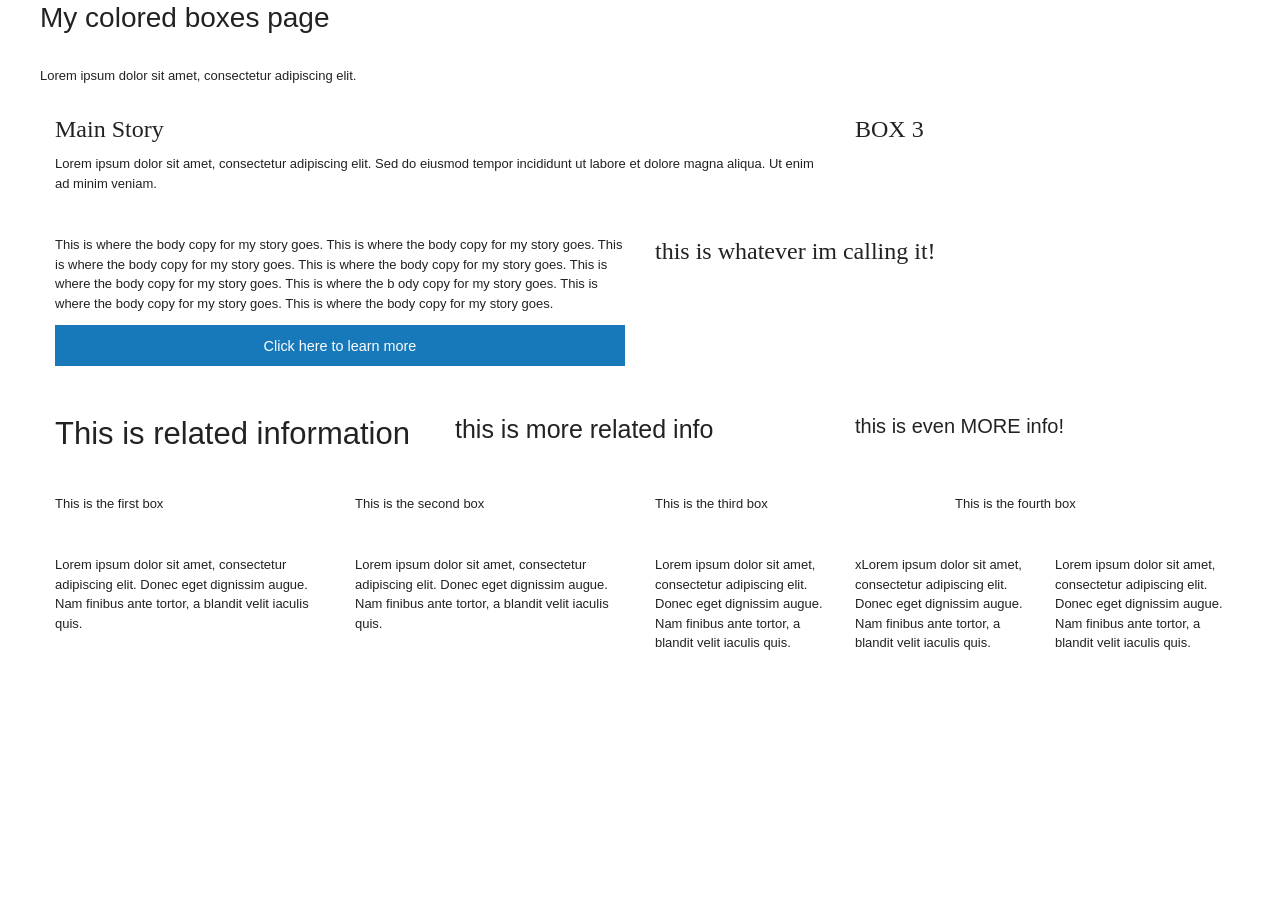
<file: colorful.boxes.html>
<!doctype html>
<html class="no-js" lang="en" dir="ltr">
<head>
<meta charset="utf-8">
<meta http-equiv="x-ua-compatible" content="ie=edge">
<meta name="viewport" content="width=device-width, initial-scale=1.0">

<title>Colorful Boxes</title>
<link rel="stylesheet" href="css/foundation.css">
<link rel="stylesheet" href="css/app.css">
</head>
<body>
<div class="grid-container">

<!-- THIS IS MY 12 COLUMN HEADER -->
<div class="grid-x grid-padding-x grid-padding-y">
<div class="large-12 medium-12 small-12 pageHeader">
<h1>My colored boxes page</h1>
  <p>Lorem ipsum dolor sit amet, consectetur adipiscing elit.</p>
        </div>
  

 <!-- THIS IS A 8-4 SPLIT ROW-->
  <div class="large-8 medium-8 small-12 cell color2">
            <h2>Main Story</h2>
            <p>Lorem ipsum dolor sit amet, consectetur adipiscing elit.
            Sed do eiusmod tempor incididunt ut labore et dolore magna
            aliqua. Ut enim ad minim veniam.</p>
        </div>
        <div class="large-4 medium-4 small-12 cell color3"> 
        	<h2> BOX 3 </h2> </div>

<!-- THIS IS A 6X6 SPLIT ROW -->
<div class="large-6 medium-6 small-12 cell color4">
<p>This is where the body copy for my story goes. This is where the
 body copy for my story goes. This is where the body copy for my 
 story goes. This is where the body copy for my story goes. This 
 is where the body copy for my story goes. This is where the b
 ody copy for my story goes. This is where the body copy for my 
story goes. This is where the body copy for my story goes. </p>

<p><a href="https://www.umd.edu" target="_blank" class="button
	expanded">Click here to learn more</a></p>

</div>
<div class="large-6 medium-6 small-12 cell color6"> 
	<h2> this is whatever im calling it! </h2>
</div>




<!-- THIS IS A 3X3X2X2X2 SPLIT ROW -->
<div class="large-4 medium-4 small-12 cell color7">
	<h3> This is related information</h3>
</div>
<div class="large-4 medium-4 small-12 cell color8">
	<h4> this is more related info </h4>
</div>
<div class="large-4 medium-4 small-12 cell color9">
	<h5> this is even MORE info! </h5>
</div>

	<!-- THIS IS A 4X4X4 SPLIT ROW --> 

<div class="large-3 medium-3 small-12 cell color10">
	<p> This is the first box </p>
</div>
<div class="large-3 medium-3 small-12 cell color11">
	<p> This is the second box </p>
</div>
<div class="large-3 medium-3 small-12 cell color12">
	<p> This is the third box </p>
</div>
<div class="large-3 medium 3 small-12 cell color13">
	<p> This is the fourth box </p>
</div>


<!-- This is my final row -->
<div class="large-3 medium-4 small-12 cell color14">
	<p> Lorem ipsum dolor sit amet, consectetur adipiscing elit. Donec eget dignissim augue. Nam finibus
ante tortor, a blandit velit iaculis quis. </p>
</div>
<div class="large-3 medium-4 small-12 cell color15">
	<p> Lorem ipsum dolor sit amet, consectetur adipiscing elit. Donec eget dignissim augue. Nam finibus
ante tortor, a blandit velit iaculis quis. </p>
</div>
<div class="large-2 medium-4 small-12 cell color16">
	<p> Lorem ipsum dolor sit amet, consectetur adipiscing elit. Donec eget dignissim augue. Nam finibus
ante tortor, a blandit velit iaculis quis. </p>
</div>
<div class="large-2 medium-4 small-12 cell color17">
	<p> xLorem ipsum dolor sit amet, consectetur adipiscing elit. Donec eget dignissim augue. Nam finibus
ante tortor, a blandit velit iaculis quis. </p>
</div>
<div class="large-2 medium-4 small-12 cell color18">
	<p> Lorem ipsum dolor sit amet, consectetur adipiscing elit. Donec eget dignissim augue. Nam finibus
ante tortor, a blandit velit iaculis quis. </p>

</div>
</div>

<script src="js/vendor/jquery.js"></script>
<script src="js/vendor/what-input.js"></script>
<script src="js/vendor/foundation.js"></script>
<script src="js/app.js"></script>
</body>
</html>
</file>
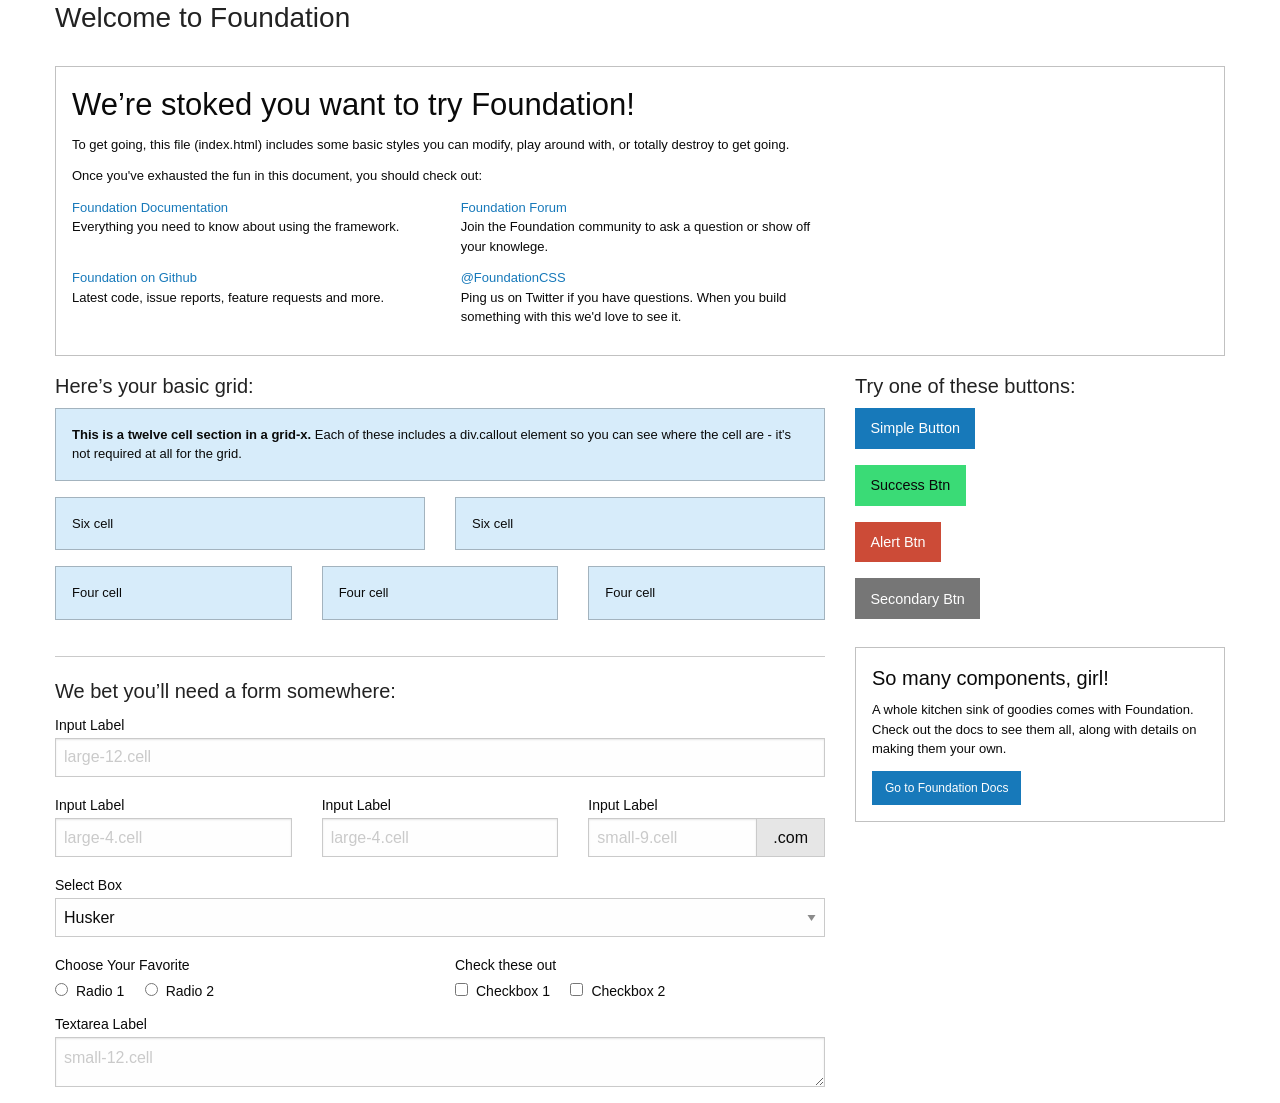
<file: index_use-for-reference-only.html>
<!doctype html>
<html class="no-js" lang="en" dir="ltr">
  <head>
    <meta charset="utf-8">
    <meta http-equiv="x-ua-compatible" content="ie=edge">
    <meta name="viewport" content="width=device-width, initial-scale=1.0">
    <title>Foundation for Sites</title>
    <link rel="stylesheet" href="css/foundation.css">
    <link rel="stylesheet" href="css/app.css">
  </head>
<body>

    <div class="grid-container">
      <div class="grid-x grid-padding-x">
        <div class="large-12 cell">
          <h1>Welcome to Foundation</h1>
        </div>
      </div>

      <div class="grid-x grid-padding-x">
        <div class="large-12 cell">
          <div class="callout">
            <h3>We&rsquo;re stoked you want to try Foundation! </h3>
            <p>To get going, this file (index.html) includes some basic styles you can modify, play around with, or totally destroy to get going.</p>
            <p>Once you've exhausted the fun in this document, you should check out:</p>
            <div class="grid-x grid-padding-x">
              <div class="large-4 medium-4 cell">
                <p><a href="https://get.foundation/sites/docs/">Foundation Documentation</a><br />Everything you need to know about using the framework.</p>
              </div>
              <div class="large-4 medium-4 cell">
                <p><a href="https://github.com/foundation/foundation-sites/discussions">Foundation Forum</a><br />Join the Foundation community to ask a question or show off your knowlege.</p>
              </div>
            </div>
            <div class="grid-x grid-padding-x">
              <div class="large-4 medium-4 medium-push-2 cell">
                <p><a href="https://github.com/foundation/foundation-sites">Foundation on Github</a><br />Latest code, issue reports, feature requests and more.</p>
              </div>
              <div class="large-4 medium-4 medium-pull-2 cell">
                <p><a href="https://twitter.com/FoundationCSS">@FoundationCSS</a><br />Ping us on Twitter if you have questions. When you build something with this we'd love to see it.</p>
              </div>
            </div>
          </div>
        </div>
      </div>

      <div class="grid-x grid-padding-x">
        <div class="large-8 medium-8 cell">
          <h5>Here&rsquo;s your basic grid:</h5>
          <!-- Grid Example -->

          <div class="grid-x grid-padding-x">
            <div class="large-12 cell">
              <div class="primary callout">
                <p><strong>This is a twelve cell section in a grid-x.</strong> Each of these includes a div.callout element so you can see where the cell are - it's not required at all for the grid.</p>
              </div>
            </div>
          </div>
          <div class="grid-x grid-padding-x">
            <div class="large-6 medium-6 cell">
              <div class="primary callout">
                <p>Six cell</p>
              </div>
            </div>
            <div class="large-6 medium-6 cell">
              <div class="primary callout">
                <p>Six cell</p>
              </div>
            </div>
          </div>
          <div class="grid-x grid-padding-x">
            <div class="large-4 medium-4 small-4 cell">
              <div class="primary callout">
                <p>Four cell</p>
              </div>
            </div>
            <div class="large-4 medium-4 small-4 cell">
              <div class="primary callout">
                <p>Four cell</p>
              </div>
            </div>
            <div class="large-4 medium-4 small-4 cell">
              <div class="primary callout">
                <p>Four cell</p>
              </div>
            </div>
          </div>

          <hr />

          <h5>We bet you&rsquo;ll need a form somewhere:</h5>
          <form>
            <div class="grid-x grid-padding-x">
              <div class="large-12 cell">
                <label>Input Label</label>
                <input type="text" placeholder="large-12.cell" />
              </div>
            </div>
            <div class="grid-x grid-padding-x">
              <div class="large-4 medium-4 cell">
                <label>Input Label</label>
                <input type="text" placeholder="large-4.cell" />
              </div>
              <div class="large-4 medium-4 cell">
                <label>Input Label</label>
                <input type="text" placeholder="large-4.cell" />
              </div>
              <div class="large-4 medium-4 cell">
                <div class="grid-x">
                  <label>Input Label</label>
                  <div class="input-group">
                    <input type="text" placeholder="small-9.cell" class="input-group-field" />
                    <span class="input-group-label">.com</span>
                  </div>
                </div>
              </div>
            </div>
            <div class="grid-x grid-padding-x">
              <div class="large-12 cell">
                <label>Select Box</label>
                <select>
                  <option value="husker">Husker</option>
                  <option value="starbuck">Starbuck</option>
                  <option value="hotdog">Hot Dog</option>
                  <option value="apollo">Apollo</option>
                </select>
              </div>
            </div>
            <div class="grid-x grid-padding-x">
              <div class="large-6 medium-6 cell">
                <label>Choose Your Favorite</label>
                <input type="radio" name="pokemon" value="Red" id="pokemonRed"><label for="pokemonRed">Radio 1</label>
                <input type="radio" name="pokemon" value="Blue" id="pokemonBlue"><label for="pokemonBlue">Radio 2</label>
              </div>
              <div class="large-6 medium-6 cell">
                <label>Check these out</label>
                <input id="checkbox1" type="checkbox"><label for="checkbox1">Checkbox 1</label>
                <input id="checkbox2" type="checkbox"><label for="checkbox2">Checkbox 2</label>
              </div>
            </div>
            <div class="grid-x grid-padding-x">
              <div class="large-12 cell">
                <label>Textarea Label</label>
                <textarea placeholder="small-12.cell"></textarea>
              </div>
            </div>
          </form>
        </div>

        <div class="large-4 medium-4 cell">
          <h5>Try one of these buttons:</h5>
          <p><a href="#" class="button">Simple Button</a><br/>
            <a href="#" class="success button">Success Btn</a><br/>
            <a href="#" class="alert button">Alert Btn</a><br/>
            <a href="#" class="secondary button">Secondary Btn</a></p>
          <div class="callout">
            <h5>So many components, girl!</h5>
            <p>A whole kitchen sink of goodies comes with Foundation. Check out the docs to see them all, along with details on making them your own.</p>
            <a href="https://get.foundation/sites/docs/" class="small button">Go to Foundation Docs</a>
          </div>
        </div>
      </div>
    </div>


    <script src="js/vendor/jquery.js"></script>
    <script src="js/vendor/what-input.js"></script>
    <script src="js/vendor/foundation.js"></script>
    <script src="js/app.js"></script>
  </body>
</html>
</file>
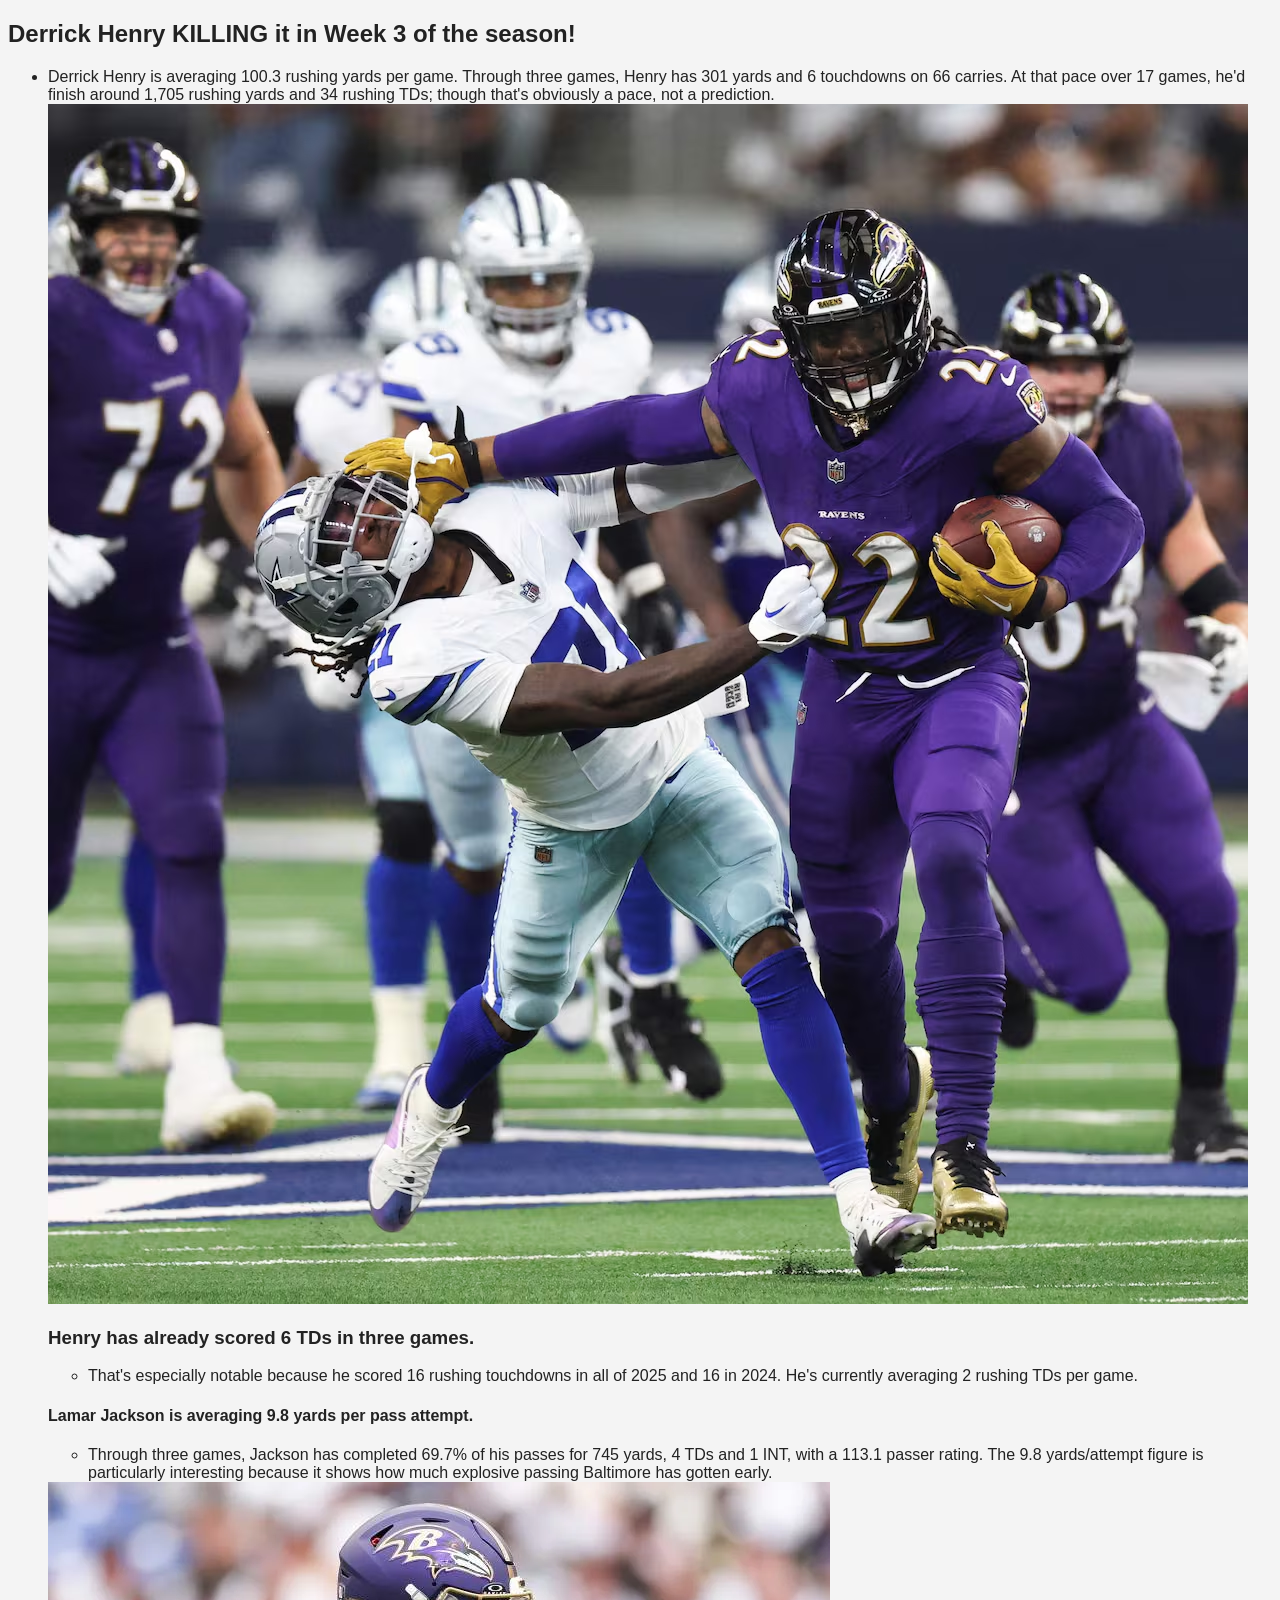
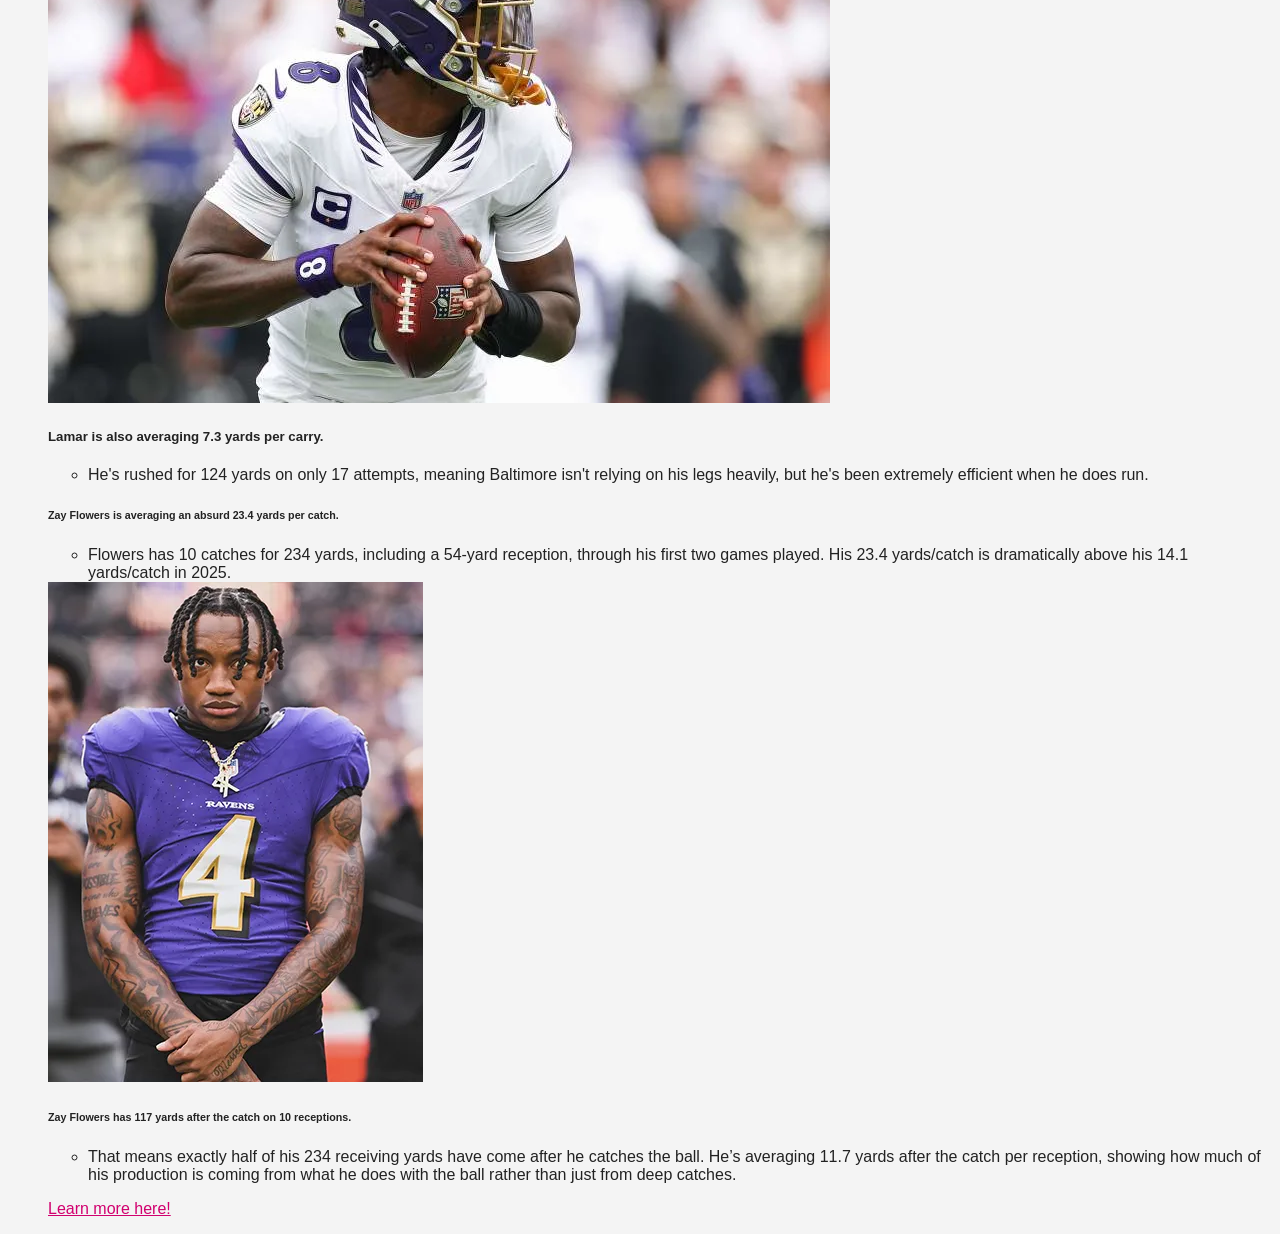
<file: players.html>
<!doctype html>

<html lang="en">

<head>
  <meta charset="utf-8">
  <title>Top Players- Ravens Fanpage!</title>
  <meta name="ALL ABOUT THE BALTIMORE RAVENS" content="This page is all about the coolest predictions for this upcoming Ravens season, as well as the most awesome fun facts! ">
  <meta name="author" content="Insert the content author or owner name here">

  <!-- Link to your JS file -->
  <script src="scripts/script.js"></script>

  <!-- Link to your CSS file -->
  <link rel="stylesheet" href="css/style.css">

</head>
<h2> Derrick Henry KILLING it in Week 3 of the season! </h2>
<ul>
  <li> Derrick Henry is averaging 100.3 rushing yards per game.
Through three games, Henry has 301 yards and 6 touchdowns on 66 carries. At that pace over 17 games, he'd finish around 1,705 rushing yards and 34 rushing TDs; though that's obviously a pace, not a prediction.</li>

<img src="derrickhen.jpg.avif">

<h3> Henry has already scored 6 TDs in three games. </h3>
<ul>
  <li> That's especially notable because he scored 16 rushing touchdowns in all of 2025 and 16 in 2024. He's currently averaging 2 rushing TDs per game. </li>
</ul>

<h4> Lamar Jackson is averaging 9.8 yards per pass attempt. </h4>
<ul>
  <li> Through three games, Jackson has completed 69.7% of his passes for 745 yards, 4 TDs and 1 INT, with a 113.1 passer rating. The 9.8 yards/attempt figure is particularly interesting because it shows how much explosive passing Baltimore has gotten early.</li>
</ul>

<img src="lamar.jpg.avif.webp">

<h5> Lamar is also averaging 7.3 yards per carry.</h5>
<ul>
  <li>He's rushed for 124 yards on only 17 attempts, meaning Baltimore isn't relying on his legs heavily, but he's been extremely efficient when he does run.</li>
</ul>
<h6> Zay Flowers is averaging an absurd 23.4 yards per catch.</h6>
<ul>
  <li> Flowers has 10 catches for 234 yards, including a 54-yard reception, through his first two games played. His 23.4 yards/catch is dramatically above his 14.1 yards/catch in 2025.</li>
</ul>

<img src="Zay-Flowers.jpg.webp">

<h6> Zay Flowers has 117 yards after the catch on 10 receptions. </h6>
<ul>
  <li> That means exactly half of his 234 receiving yards have come after he catches the ball. He’s averaging 11.7 yards after the catch per reception, showing how much of his production is coming from what he does with the ball rather than just from deep catches.</li>
</ul>
<p>
  <a href="https://www.baltimoreravens.com" target="_blank">
    Learn more here!
  </a>
</p>
</ul> 
</body>
</html>
</file>
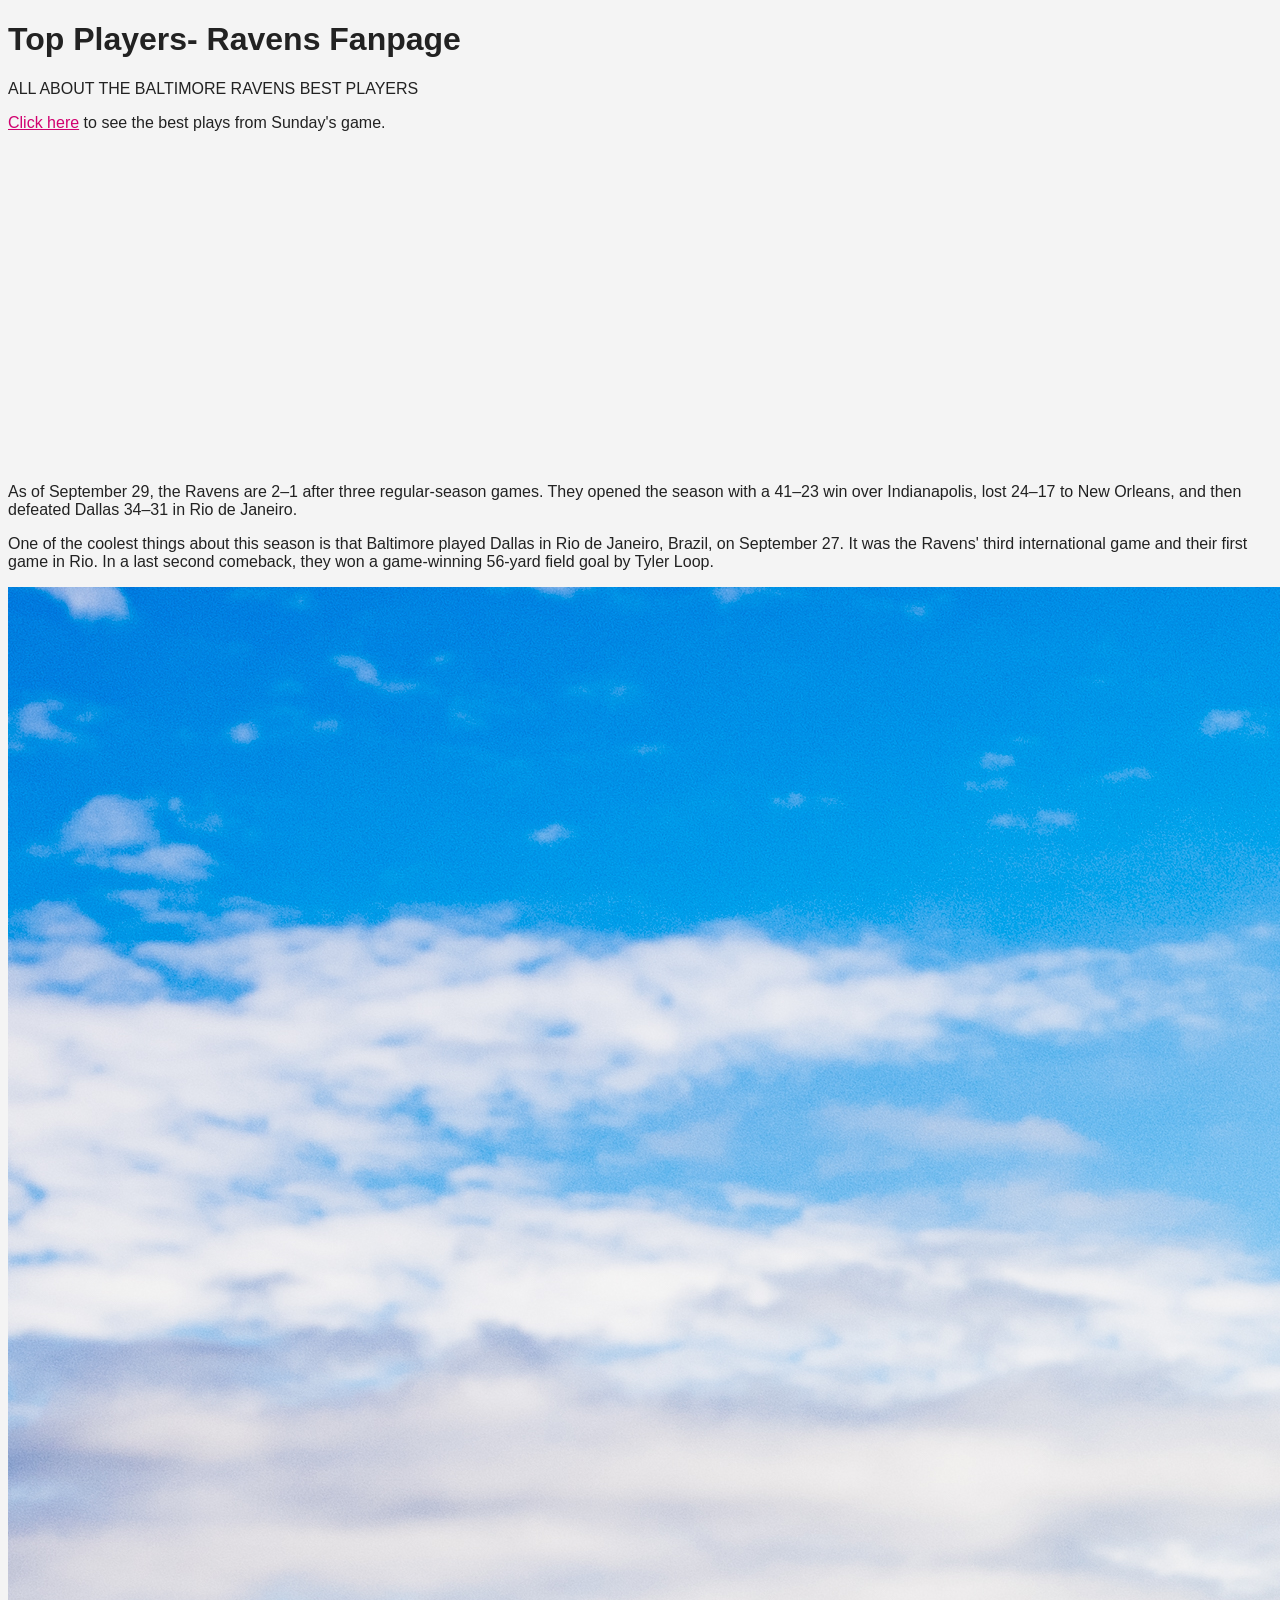
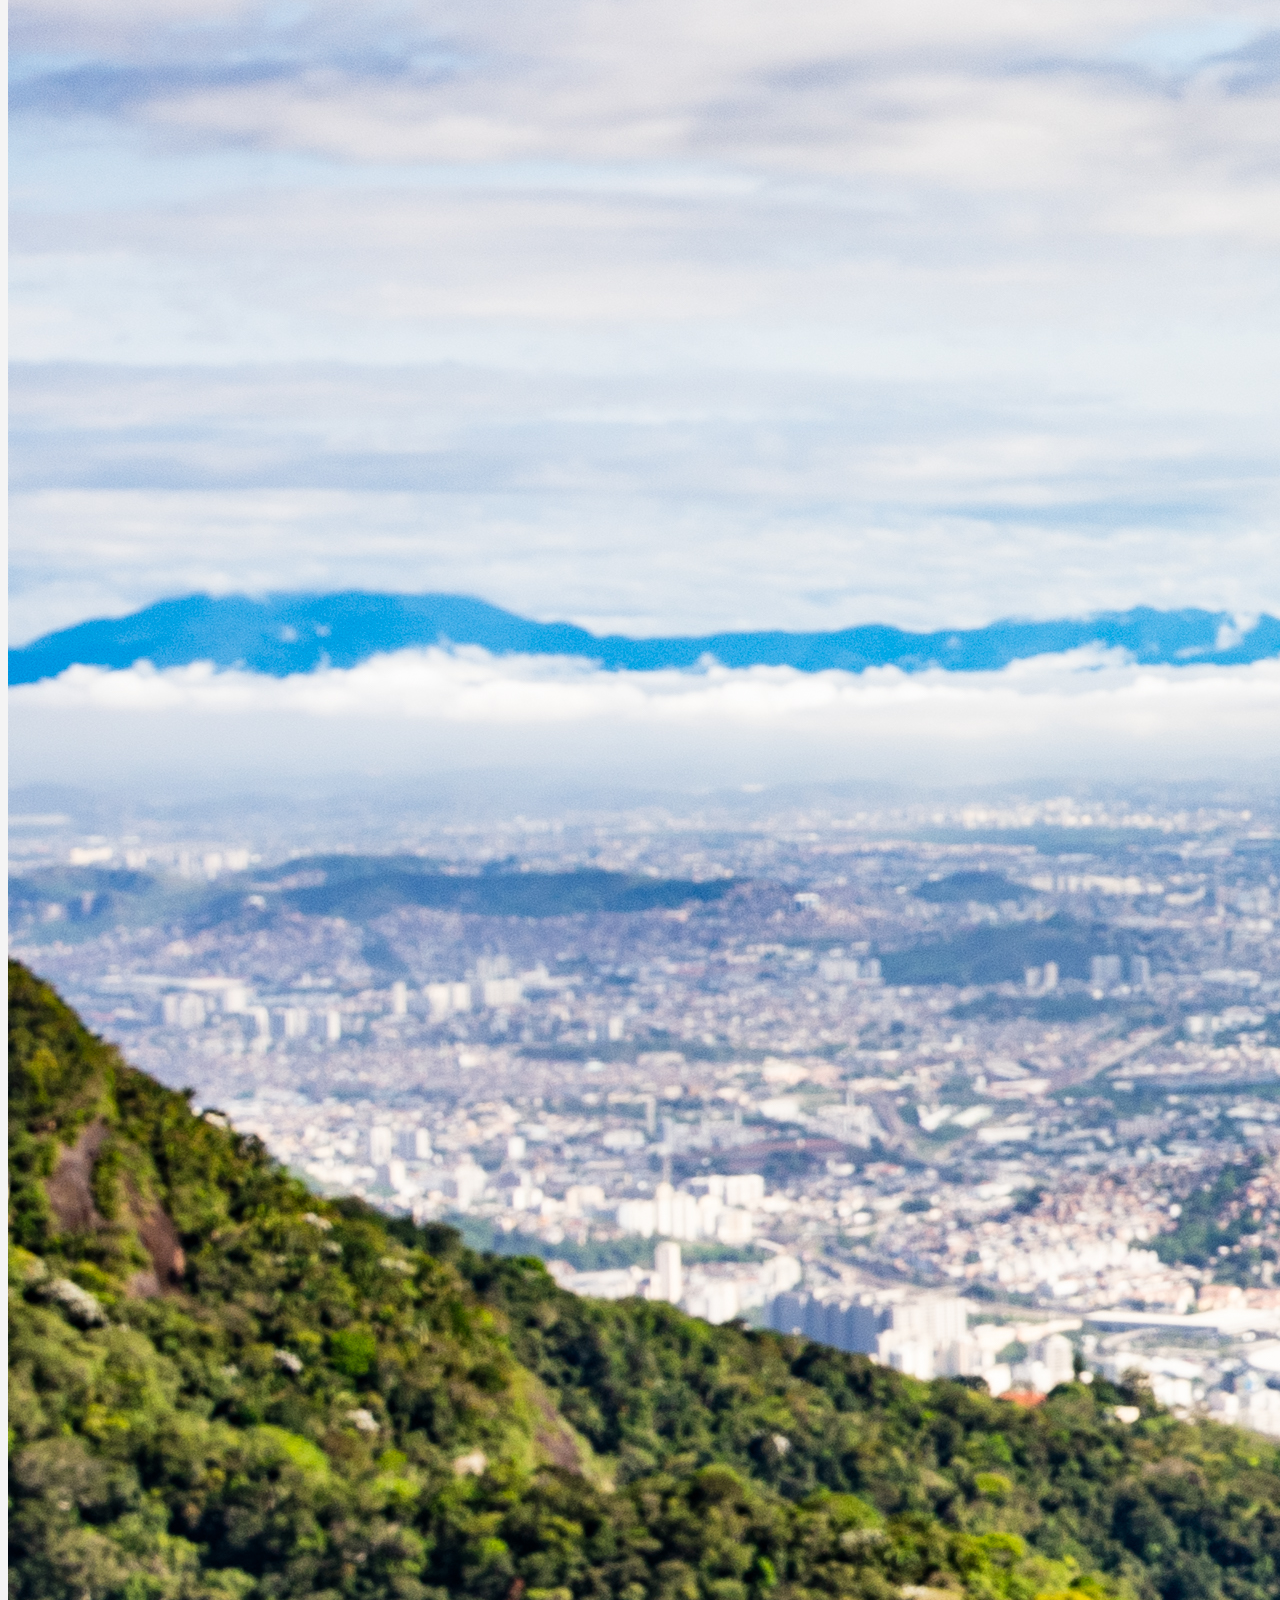
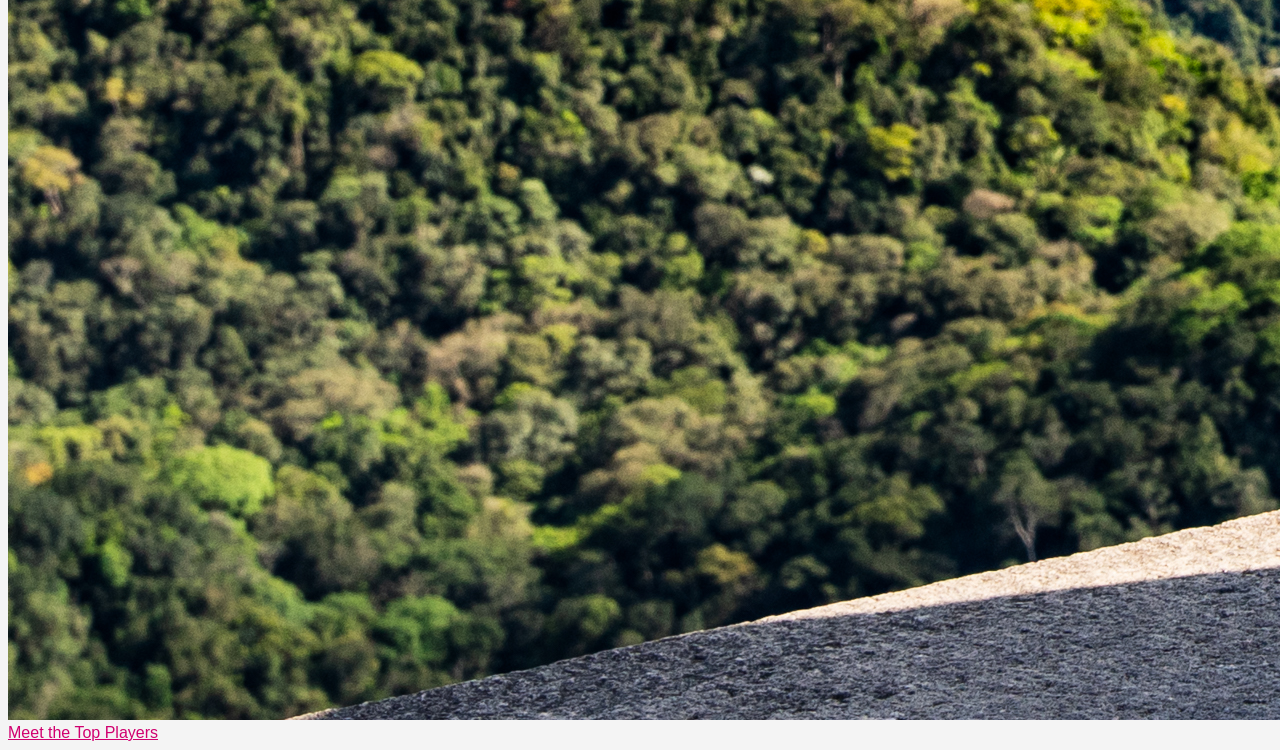
<file: ravens.html>
<!doctype html>

<html lang="en">

<head>
  <meta charset="utf-8">
  <title>Top Players- Ravens Fanpage!</title>
  <meta name="ALL ABOUT THE BALTIMORE RAVENS" content="This page is all about the coolest predictions for this upcoming Ravens season, as well as the most awesome fun facts! ">
  <meta name="author" content="Insert the content author or owner name here">

  <!-- Link to your JS file -->
  <script src="scripts/script.js"></script>

  <!-- Link to your CSS file -->
  <link rel="stylesheet" href="css/style.css">

</head>


<body>
  <h1>Top Players- Ravens Fanpage</h1>

  <p class="box"> ALL ABOUT THE BALTIMORE RAVENS BEST PLAYERS</p>

  <p> <a href="https://youtu.be/W3hAow5ZrYw?si=3payoQEc6XdYRDoa">Click here</a> to see the best plays from Sunday's game. </p> 
<iframe width="560" height="315" src="https://www.youtube.com/embed/W3hAow5ZrYw?si=iPS3Z6_bKK5sXIiY" title="YouTube video player" frameborder="0" allow="accelerometer; autoplay; clipboard-write; encrypted-media; gyroscope; picture-in-picture; web-share" referrerpolicy="strict-origin-when-cross-origin" allowfullscreen></iframe> 

<p> As of September 29, the Ravens are 2–1 after three regular-season games. They opened the season with a 41–23 win over Indianapolis, lost 24–17 to New Orleans, and then defeated Dallas 34–31 in Rio de Janeiro. </p>

<p> One of the coolest things about this season is that Baltimore played Dallas in Rio de Janeiro, Brazil, on September 27. It was the Ravens' third international game and their first game in Rio. In a last second comeback, they won a game-winning 56-yard field goal by Tyler Loop. </p>

<img src="poe-rio.jpg">

<a href="players.html">
Meet the Top Players</a>
</file>
<file: css/style.css>
/* ===== style.css: MTV at 40 story ===== */

/* ----- Base ----- */
body {
  background: #f4f4f4;
  color: #222;
  font-family: 'Roboto', sans-serif;
}

h1, h2, h3 {
  font-family: 'Archivo Black', sans-serif;
}

a {
  color: #d1006f;
}

/* ----- Header ----- */
.story-header {
  background: #1b1726;
  border-bottom: 6px solid #d1006f;
  color: #fff;
  padding: 2.5rem 0 1.5rem;
  margin-bottom: 2rem;
}

.story-header h1 {
  font-size: 2.6rem;
  line-height: 1.15;
  color: #fff;
}

.subhead {
  font-size: 1.25rem;
  margin-bottom: 0.5rem;
}

.byline {
  font-style: italic;
  font-size: 0.9rem;
  color: #ccc;
}

.byline a {
  color: #ffd400;
}

/* ----- Photos and captions ----- */
figure {
  margin: 0 0 1.5rem;
}

figure img {
  width: 100%;
}

figcaption,
.caption {
  font-size: 0.85rem;
  font-style: italic;
  color: #555;
  padding-top: 0.4rem;
}

.main-photo {
  margin-bottom: 2rem;
}

/* ----- Story text ----- */
.story p {
  font-size: 1.05rem;
  line-height: 1.7;
}

.story h2 {
  font-size: 1.6rem;
  margin-top: 2rem;
  padding-bottom: 0.4rem;
  border-bottom: 3px solid #d1006f;
}

.author-note {
  font-style: italic;
  color: #555;
}

/* ----- Pull quote ----- */
.pull-quote {
  margin: 1.5rem 0;
  padding: 1.25rem 1.5rem;
  background: #d1006f;
  border: 0;
  color: #fff;
  font-size: 1.35rem;
  line-height: 1.4;
}

/* ----- Video and chart boxes ----- */
.media-box {
  background: #fff;
  padding: 1rem;
  margin: 1.5rem 0 2rem;
}

.media-box .responsive-embed {
  margin-bottom: 0;
}

.chart h3 {
  font-size: 1.2rem;
}

.bar-row {
  margin-bottom: 0.75rem;
}

.bar-label {
  display: block;
  font-weight: 700;
  font-size: 0.9rem;
}

.bar {
  color: #fff;
  font-weight: 700;
  padding: 0.4rem 0.6rem;
}

.bar-dallas {
  width: 78%;
  background: #00a7b8;
}

.bar-mash {
  width: 100%;
  background: #d1006f;
}

/* ----- Sidebar ----- */
.sidebar figure {
  background: #fff;
  padding: 0.6rem;
}

/* ----- Timeline ----- */
.timeline-section {
  margin: 2rem 0;
}

#mtv-timeline {
  width: 100%;
  height: 550px;
}

/* ----- Footer ----- */
.story-footer {
  text-align: center;
  padding: 1.5rem 0;
  border-top: 3px solid #d1006f;
  margin-top: 1rem;
}

/* ----- Phones ----- */
@media screen and (max-width: 39.9375em) {
  .story-header h1 {
    font-size: 1.8rem;
  }

  .pull-quote {
    font-size: 1.15rem;
  }

  #mtv-timeline {
    height: 480px;
  }
}
</file>
<file: Berlin/css/app.css>
/* GLOBAL ARTICLE STYLES */

body { font-family: Arial, Helvetica, sans-serif;
    color: #222;
    background-color: #fff;
    line-height: 1.5;

}

h1 {font-family: Arial, Helvetica, sans-serif;
    font-size: 28px;
    line-height: 1.3;
    font-weight: normal;
    margin-bottom: 30px;

}
h2 {
    font-family: Georgia, "Times New Roman", serif;
    font-size: 24px;
}


p {
    font-size: 13px;
    line-height: 1.5;
    margin-bottom: 12px;
}


.navStyle {
	background-color: #000;
	color: #fff;
	height: 50px;
	padding: 12px;
	text-align: center;
}
.navStyle a {
	color: #f4f4f4;
	text-decoration: none;
}
.navStyle a:hover {
	color: #009cff;
}
.navItem {
	margin: 0 25px 0 25px;
}
.bodyCopy {
    padding: 20px 0 0;
}

.dateline {
    margin-bottom: 10px;
}

.video-box {
    background-color: #f4f4f4;
    padding: 5px;
    margin: 15px 0;
}
 
.footerStyle {
	background-color: #009cff;
	color: #fff;
	padding: 12px;
	height: 50px;
	text-align: center;
	margin-top: 50px;
}
.rtt {
	text-align: center;
	margin-top: 50px;
}
.rtt a {
	color: #009cff;
	text-decoration: none;
	font-weight: bold;
}
.rtt a:hover {
	color: #09639c;
}
.masthead {
    display: block;
    width: 700px;
    max-width: 100%;
    height: auto;
    margin: 15px auto 20px;
}
.related-resources {
    background-color: #f4f4f4;
    border: 1px solid #ddd;
    margin-top: 90px;
}

.related-resources h4 {
    font-size: 18px;
    margin-bottom: 5px;
}

.related-resources ul {
    margin-left: 18px;
    margin-bottom: 0;
}

.related-resources li,
.related-resources a {
    font-size: 12px;
}

.related-resources a {
    color: #009cff;
}
</file>
<file: holly-pommett-portfolio/css/style.css>
:root {
  --paper: #faf7f2;
  --paper-2: #f1ece3;
  --ink: #1c1f26;
  --ink-soft: #4a4f5a;
  --rule: #ddd5c8;
  --accent: #a3161a;
  --accent-dark: #7d1013;
  --max: 1080px;
  --serif: "Fraunces", Georgia, "Times New Roman", serif;
  --sans: "Inter", -apple-system, BlinkMacSystemFont, "Segoe UI", Roboto, sans-serif;
}

* { box-sizing: border-box; }

html { scroll-behavior: smooth; }

body {
  margin: 0;
  background: var(--paper);
  color: var(--ink);
  font-family: var(--sans);
  font-size: 17px;
  line-height: 1.65;
  -webkit-font-smoothing: antialiased;
}

img, video, iframe { max-width: 100%; display: block; }
img { height: auto; }

a { color: var(--accent); text-decoration-thickness: 1px; text-underline-offset: 3px; }
a:hover { color: var(--accent-dark); }

.wrap { max-width: var(--max); margin: 0 auto; padding: 0 24px; }

/* ---------- Header ---------- */
.site-header {
  border-bottom: 1px solid var(--rule);
  background: var(--paper);
  position: sticky;
  top: 0;
  z-index: 10;
}
.site-header .wrap {
  display: flex;
  align-items: center;
  justify-content: space-between;
  height: 64px;
}
.brand {
  font-family: var(--serif);
  font-weight: 600;
  font-size: 1.25rem;
  color: var(--ink);
  text-decoration: none;
  letter-spacing: -0.01em;
}
.nav { display: flex; gap: 28px; }
.nav a {
  color: var(--ink-soft);
  text-decoration: none;
  font-size: 0.92rem;
  font-weight: 500;
}
.nav a:hover, .nav a[aria-current="page"] { color: var(--accent); }

/* ---------- Buttons ---------- */
.btn {
  display: inline-block;
  padding: 12px 22px;
  border: 1.5px solid var(--ink);
  border-radius: 2px;
  font-size: 0.92rem;
  font-weight: 600;
  letter-spacing: 0.02em;
  text-decoration: none;
  transition: background 0.15s, color 0.15s, border-color 0.15s;
}
.btn-primary { background: var(--accent); border-color: var(--accent); color: #fff; }
.btn-primary:hover { background: var(--accent-dark); border-color: var(--accent-dark); color: #fff; }
.btn-ghost { color: var(--ink); background: transparent; }
.btn-ghost:hover { background: var(--ink); color: var(--paper); }
.btn-row { display: flex; flex-wrap: wrap; gap: 12px; }

/* ---------- Hero ---------- */
.hero { padding: 72px 0 56px; }
.hero .wrap {
  display: grid;
  grid-template-columns: 1.35fr 1fr;
  gap: 56px;
  align-items: center;
}
.kicker {
  font-size: 0.78rem;
  font-weight: 600;
  letter-spacing: 0.14em;
  text-transform: uppercase;
  color: var(--accent);
  margin: 0 0 14px;
}
.hero h1 {
  font-family: var(--serif);
  font-weight: 600;
  font-size: clamp(2.6rem, 6vw, 4.2rem);
  line-height: 1.02;
  letter-spacing: -0.025em;
  margin: 0 0 20px;
}
.hero .lede {
  font-size: 1.12rem;
  color: var(--ink-soft);
  max-width: 34em;
  margin: 0 0 28px;
}
.headshot {
  width: 100%;
  aspect-ratio: 4 / 5;
  object-fit: cover;
  object-position: center 30%;
  border-radius: 2px;
  box-shadow: 14px 14px 0 var(--paper-2);
}

/* ---------- Fact strip ---------- */
.facts {
  border-top: 1px solid var(--rule);
  border-bottom: 1px solid var(--rule);
  background: var(--paper-2);
}
.facts .wrap {
  display: grid;
  grid-template-columns: repeat(3, 1fr);
}
.fact { padding: 26px 24px; }
.fact + .fact { border-left: 1px solid var(--rule); }
.fact-label {
  font-size: 0.74rem;
  font-weight: 600;
  letter-spacing: 0.12em;
  text-transform: uppercase;
  color: var(--ink-soft);
  margin: 0 0 4px;
}
.fact-value {
  font-family: var(--serif);
  font-size: 1.2rem;
  font-weight: 500;
  margin: 0;
  line-height: 1.3;
}

/* ---------- Sections ---------- */
.section { padding: 64px 0; }
.section + .section { border-top: 1px solid var(--rule); }
.section-grid {
  display: grid;
  grid-template-columns: 220px 1fr;
  gap: 40px;
}
.section h2 {
  font-family: var(--serif);
  font-weight: 600;
  font-size: 1.6rem;
  letter-spacing: -0.01em;
  margin: 0;
  line-height: 1.2;
}
.section p { margin: 0 0 1em; max-width: 42em; }
.section p:last-child { margin-bottom: 0; }

/* ---------- Experience ---------- */
.entry { padding-bottom: 28px; margin-bottom: 28px; border-bottom: 1px dashed var(--rule); }
.entry:last-child { border-bottom: 0; margin-bottom: 0; padding-bottom: 0; }
.entry-head {
  display: flex;
  justify-content: space-between;
  align-items: baseline;
  gap: 16px;
  flex-wrap: wrap;
}
.entry h3 {
  font-family: var(--serif);
  font-size: 1.2rem;
  font-weight: 600;
  margin: 0;
}
.entry .dates {
  font-size: 0.85rem;
  color: var(--ink-soft);
  white-space: nowrap;
}
.entry .role {
  font-size: 0.95rem;
  color: var(--accent);
  font-weight: 500;
  margin: 2px 0 10px;
}
.entry ul { margin: 0; padding-left: 1.1em; color: var(--ink-soft); }
.entry li { margin-bottom: 4px; }
.tag {
  display: inline-block;
  font-size: 0.7rem;
  font-weight: 700;
  letter-spacing: 0.1em;
  text-transform: uppercase;
  background: var(--accent);
  color: #fff;
  padding: 2px 8px;
  border-radius: 2px;
  margin-left: 8px;
  vertical-align: 3px;
}

.chips { display: flex; flex-wrap: wrap; gap: 10px; list-style: none; padding: 0; margin: 0; }
.chips li {
  border: 1px solid var(--rule);
  background: #fff;
  padding: 8px 14px;
  font-size: 0.92rem;
  border-radius: 2px;
}

/* ---------- CTA band ---------- */
.cta {
  background: var(--ink);
  color: var(--paper);
  padding: 64px 0;
}
.cta .wrap {
  display: flex;
  justify-content: space-between;
  align-items: center;
  gap: 32px;
  flex-wrap: wrap;
}
.cta h2 {
  font-family: var(--serif);
  font-weight: 500;
  font-size: clamp(1.6rem, 3.5vw, 2.3rem);
  margin: 0;
  letter-spacing: -0.015em;
}
.cta .btn-ghost { color: var(--paper); border-color: var(--paper); }
.cta .btn-ghost:hover { background: var(--paper); color: var(--ink); }

/* ---------- Footer ---------- */
.site-footer { padding: 36px 0; font-size: 0.88rem; color: var(--ink-soft); }
.site-footer .wrap { display: flex; justify-content: space-between; gap: 16px; flex-wrap: wrap; }
.site-footer a { color: var(--ink-soft); }

/* ---------- Clips page ---------- */
.page-head { padding: 64px 0 40px; border-bottom: 1px solid var(--rule); }
.page-head h1 {
  font-family: var(--serif);
  font-weight: 600;
  font-size: clamp(2.4rem, 5.5vw, 3.6rem);
  letter-spacing: -0.025em;
  line-height: 1.05;
  margin: 0 0 16px;
}
.page-head .lede { color: var(--ink-soft); font-size: 1.1rem; max-width: 38em; margin: 0 0 28px; }

.clip { padding: 64px 0; border-bottom: 1px solid var(--rule); }
.clip-grid {
  display: grid;
  grid-template-columns: 1fr 1.6fr;
  gap: 48px;
  align-items: start;
}
.clip-num {
  font-family: var(--serif);
  font-size: 3rem;
  line-height: 1;
  color: var(--rule);
  font-weight: 600;
  margin: 0 0 12px;
}
.clip h2 {
  font-family: var(--serif);
  font-weight: 600;
  font-size: 1.75rem;
  letter-spacing: -0.01em;
  margin: 0 0 8px;
  line-height: 1.15;
}
.clip-meta {
  font-size: 0.78rem;
  font-weight: 600;
  letter-spacing: 0.12em;
  text-transform: uppercase;
  color: var(--accent);
  margin: 0 0 16px;
}
.clip p { color: var(--ink-soft); margin: 0 0 1em; }

.media-frame {
  background: #000;
  border-radius: 2px;
  overflow: hidden;
  box-shadow: 0 1px 0 var(--rule), 0 18px 40px -24px rgba(0, 0, 0, 0.45);
}
.media-frame video,
.media-frame iframe {
  width: 100%;
  aspect-ratio: 16 / 9;
  border: 0;
}

.graphic-pair { display: grid; grid-template-columns: 1fr 1fr; gap: 16px; }
.graphic-pair a { display: block; }
.graphic-pair img {
  width: 100%;
  border-radius: 2px;
  box-shadow: 0 18px 40px -24px rgba(0, 0, 0, 0.45);
  transition: transform 0.2s;
}
.graphic-pair a:hover img { transform: translateY(-3px); }
.caption { font-size: 0.82rem; color: var(--ink-soft); margin-top: 10px; }

.return-band { padding: 56px 0 72px; text-align: center; }

/* ---------- Responsive ---------- */
@media (max-width: 860px) {
  .hero { padding: 40px 0 40px; }
  .hero .wrap { grid-template-columns: 1fr; gap: 36px; }
  .hero .photo { order: -1; max-width: 340px; }
  .section-grid { grid-template-columns: 1fr; gap: 20px; }
  .clip-grid { grid-template-columns: 1fr; gap: 28px; }
  .facts .wrap { grid-template-columns: 1fr; }
  .fact + .fact { border-left: 0; border-top: 1px solid var(--rule); }
}
@media (max-width: 520px) {
  body { font-size: 16px; }
  .nav { gap: 18px; }
  .nav a.hide-sm { display: none; }
  .graphic-pair { grid-template-columns: 1fr; }
}
</file>
<file: css/app.css>
/* GLOBAL ARTICLE STYLES */

body { font-family: Arial, Helvetica, sans-serif;
    color: #222;
    background-color: #fff;
    line-height: 1.5;

}

h1 {font-family: Arial, Helvetica, sans-serif;
    font-size: 28px;
    line-height: 1.3;
    font-weight: normal;
    margin-bottom: 30px;

}
h2 {
    font-family: Georgia, "Times New Roman", serif;
    font-size: 24px;
}


p {
    font-size: 13px;
    line-height: 1.5;
    margin-bottom: 12px;
}


.navStyle {
	background-color: #000;
	color: #fff;
	height: 50px;
	padding: 12px;
	text-align: center;
}
.navStyle a {
	color: #f4f4f4;
	text-decoration: none;
}
.navStyle a:hover {
	color: #009cff;
}
.navItem {
	margin: 0 25px 0 25px;
}
.bodyCopy {
    padding: 20px 0 0;
}

.dateline {
    margin-bottom: 10px;
}

.video-box {
    background-color: #f4f4f4;
    padding: 5px;
    margin: 15px 0;
}
 
.footerStyle {
	background-color: #009cff;
	color: #fff;
	padding: 12px;
	height: 50px;
	text-align: center;
	margin-top: 50px;
}
.rtt {
	text-align: center;
	margin-top: 50px;
}
.rtt a {
	color: #009cff;
	text-decoration: none;
	font-weight: bold;
}
.rtt a:hover {
	color: #09639c;
}
.masthead {
    display: block;
    width: 700px;
    max-width: 100%;
    height: auto;
    margin: 15px auto 20px;
}
.related-resources {
    background-color: #f4f4f4;
    border: 1px solid #ddd;
    margin-top: 90px;
}

.related-resources h4 {
    font-size: 18px;
    margin-bottom: 5px;
}

.related-resources ul {
    margin-left: 18px;
    margin-bottom: 0;
}

.related-resources li,
.related-resources a {
    font-size: 12px;
}

.related-resources a {
    color: #009cff;
}
</file>
